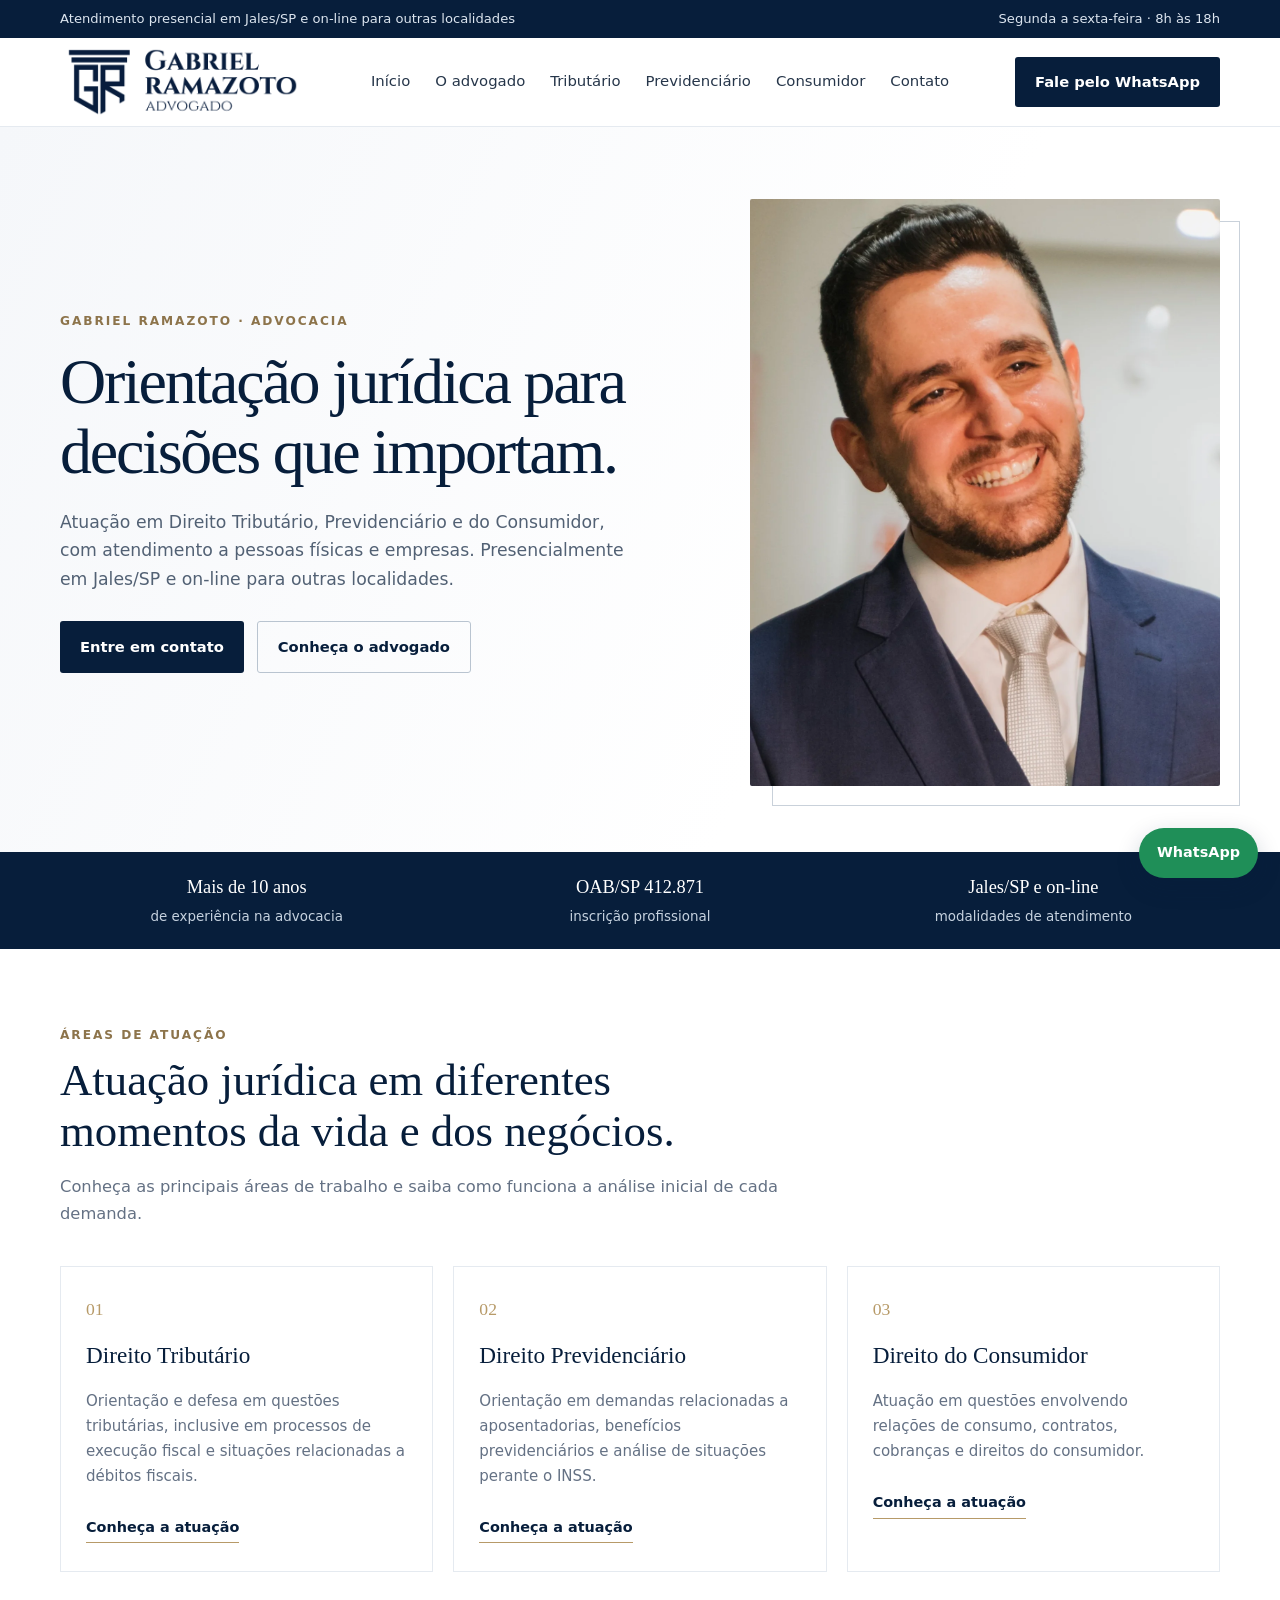
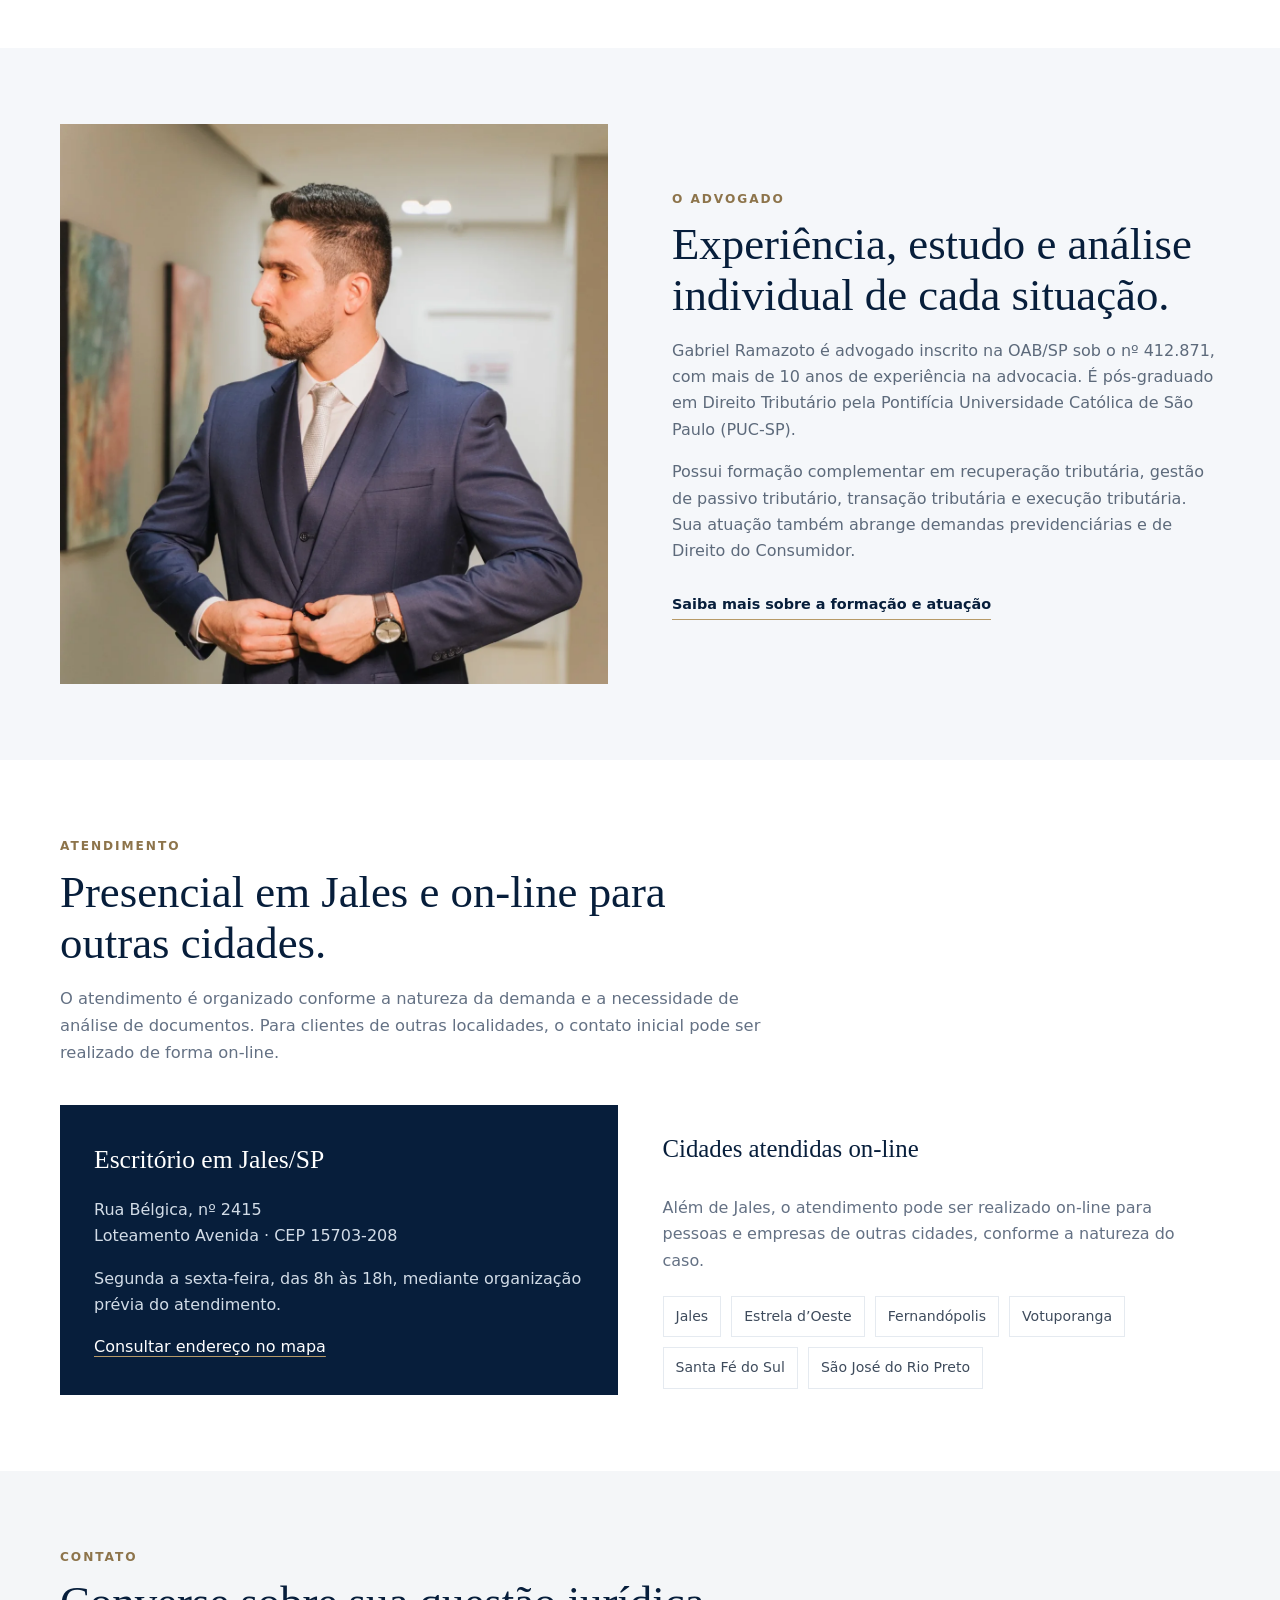
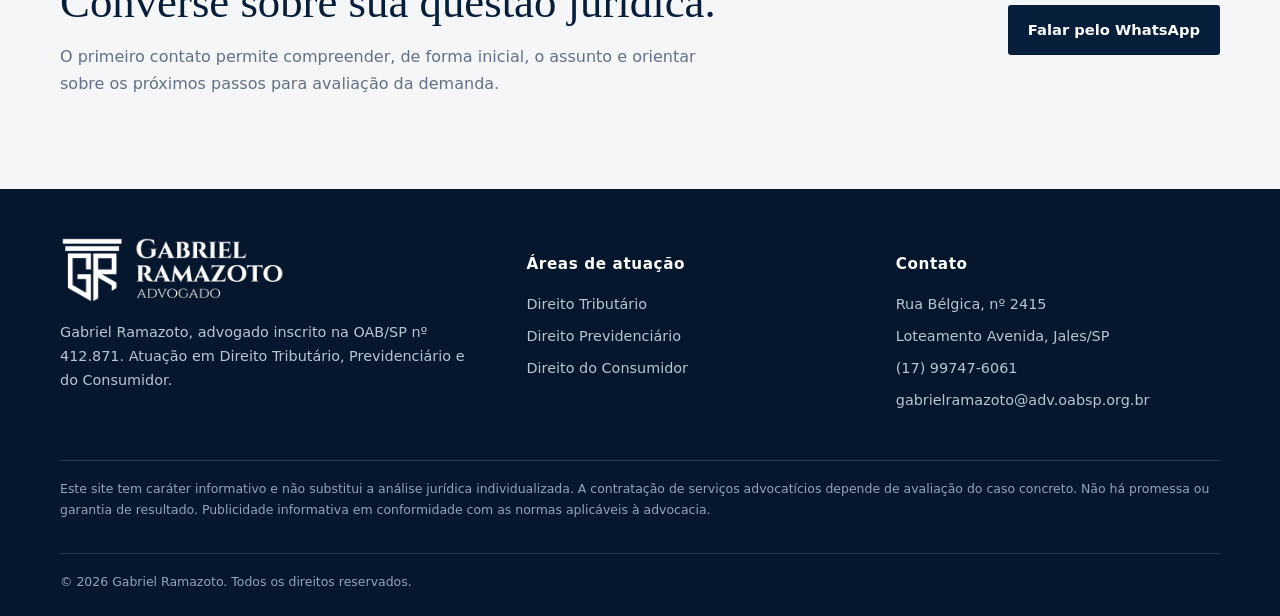
<file: index.html>
<!doctype html><html lang="pt-BR"><head><meta charset="utf-8"><meta name="viewport" content="width=device-width, initial-scale=1">
<title>Dr. Gabriel Ramazoto | Advocacia em Jales/SP</title><meta name="description" content="Advogado em Jales/SP. Atuação em Direito Tributário, Previdenciário e do Consumidor. Atendimento presencial em Jales e on-line para outras localidades."><meta name="theme-color" content="#071e3b"><link rel="icon" href="assets/favicon.png"><link rel="stylesheet" href="assets/style.css">
<meta property="og:type" content="website"><meta property="og:title" content="Dr. Gabriel Ramazoto | Advocacia em Jales/SP"><meta property="og:description" content="Advogado em Jales/SP. Atuação em Direito Tributário, Previdenciário e do Consumidor. Atendimento presencial em Jales e on-line para outras localidades."><script type="application/ld+json">{"@context": "https://schema.org", "@type": "LegalService", "name": "Gabriel Ramazoto Advocacia", "founder": {"@type": "Person", "name": "Gabriel Ramazoto", "jobTitle": "Advogado"}, "telephone": "+55 17 99747-6061", "email": "gabrielramazoto@adv.oabsp.org.br", "address": {"@type": "PostalAddress", "streetAddress": "Rua Bélgica, 2415, Loteamento Avenida", "addressLocality": "Jales", "addressRegion": "SP", "postalCode": "15703-208", "addressCountry": "BR"}, "areaServed": [{"@type": "City", "name": "Jales"}, {"@type": "City", "name": "Estrela d’Oeste"}, {"@type": "City", "name": "Fernandópolis"}, {"@type": "City", "name": "Votuporanga"}, {"@type": "City", "name": "Santa Fé do Sul"}, {"@type": "City", "name": "São José do Rio Preto"}, {"@type": "City", "name": "Jales"}], "openingHours": "Mo-Fr 08:00-18:00", "url": ""}</script></head><body><div class="topline"><div class="container"><span>Atendimento presencial em Jales/SP e on-line para outras localidades</span><span>Segunda a sexta-feira · 8h às 18h</span></div></div>
<header><div class="container nav"><a class="brand" href="index.html" aria-label="Gabriel Ramazoto Advocacia"><img src="assets/logo-azul.png" alt="Gabriel Ramazoto Advogado"></a>
<button class="menu-toggle" aria-expanded="false" aria-label="Abrir menu">Menu</button><nav class="navlinks" aria-label="Menu principal"><a href="index.html">Início</a><a href="sobre.html">O advogado</a><a href="direito-tributario.html">Tributário</a><a href="direito-previdenciario.html">Previdenciário</a><a href="direito-consumidor.html">Consumidor</a><a href="contato.html">Contato</a></nav><a class="nav-cta" href="https://wa.me/5517997476061" target="_blank" rel="noopener">Fale pelo WhatsApp</a></div></header><main><section class="hero"><div class="container hero-grid"><div><div class="eyebrow">Gabriel Ramazoto · Advocacia</div><h1>Orientação jurídica para decisões que importam.</h1><p>Atuação em Direito Tributário, Previdenciário e do Consumidor, com atendimento a pessoas físicas e empresas. Presencialmente em Jales/SP e on-line para outras localidades.</p><div class="hero-actions"><a class="btn" href="https://wa.me/5517997476061?text=Olá%2C%20gostaria%20de%20informações%20sobre%20atendimento." target="_blank" rel="noopener">Entre em contato</a><a class="btn btn-outline" href="sobre.html">Conheça o advogado</a></div></div><div class="hero-photo"><img src="assets/gabriel-retrato.webp" alt="Gabriel Ramazoto, advogado, em retrato profissional"></div></div></section>
<div class="trustbar"><div class="container trust-grid"><div><strong>Mais de 10 anos</strong><span>de experiência na advocacia</span></div><div><strong>OAB/SP 412.871</strong><span>inscrição profissional</span></div><div><strong>Jales/SP e on-line</strong><span>modalidades de atendimento</span></div></div></div>
<section><div class="container"><div class="section-head"><div class="eyebrow">Áreas de atuação</div><h2>Atuação jurídica em diferentes momentos da vida e dos negócios.</h2><p>Conheça as principais áreas de trabalho e saiba como funciona a análise inicial de cada demanda.</p></div><div class="cards">
<article class="service-card"><div class="service-number">01</div><h3>Direito Tributário</h3><p>Orientação e defesa em questões tributárias, inclusive em processos de execução fiscal e situações relacionadas a débitos fiscais.</p><a class="text-link" href="direito-tributario.html">Conheça a atuação</a></article>
<article class="service-card"><div class="service-number">02</div><h3>Direito Previdenciário</h3><p>Orientação em demandas relacionadas a aposentadorias, benefícios previdenciários e análise de situações perante o INSS.</p><a class="text-link" href="direito-previdenciario.html">Conheça a atuação</a></article>
<article class="service-card"><div class="service-number">03</div><h3>Direito do Consumidor</h3><p>Atuação em questões envolvendo relações de consumo, contratos, cobranças e direitos do consumidor.</p><a class="text-link" href="direito-consumidor.html">Conheça a atuação</a></article></div></div></section>
<section class="soft-section"><div class="container split"><div class="split-photo"><img src="assets/gabriel-corpo-inteiro.webp" alt="Gabriel Ramazoto em traje social"></div><div><div class="eyebrow">O advogado</div><h2>Experiência, estudo e análise individual de cada situação.</h2><p>Gabriel Ramazoto é advogado inscrito na OAB/SP sob o nº 412.871, com mais de 10 anos de experiência na advocacia. É pós-graduado em Direito Tributário pela Pontifícia Universidade Católica de São Paulo (PUC-SP).</p><p>Possui formação complementar em recuperação tributária, gestão de passivo tributário, transação tributária e execução tributária. Sua atuação também abrange demandas previdenciárias e de Direito do Consumidor.</p><a class="text-link" href="sobre.html">Saiba mais sobre a formação e atuação</a></div></div></section>
<section><div class="container"><div class="section-head"><div class="eyebrow">Atendimento</div><h2>Presencial em Jales e on-line para outras cidades.</h2><p>O atendimento é organizado conforme a natureza da demanda e a necessidade de análise de documentos. Para clientes de outras localidades, o contato inicial pode ser realizado de forma on-line.</p></div><div class="location-grid"><div class="location-card"><h3>Escritório em Jales/SP</h3><p>Rua Bélgica, nº 2415<br>Loteamento Avenida · CEP 15703-208</p><p>Segunda a sexta-feira, das 8h às 18h, mediante organização prévia do atendimento.</p><a href="https://www.google.com/maps/search/?api=1&query=Rua+B%C3%A9lgica+2415+Jales+SP" target="_blank" rel="noopener">Consultar endereço no mapa</a></div><div><h3 style="font-family:Georgia,serif;color:var(--navy);font-weight:500;font-size:1.55rem">Cidades atendidas on-line</h3><p style="color:var(--muted)">Além de Jales, o atendimento pode ser realizado on-line para pessoas e empresas de outras cidades, conforme a natureza do caso.</p><div class="cities"><a href="cidades/jales.html">Jales</a><a href="cidades/estrela-doeste.html">Estrela d’Oeste</a><a href="cidades/fernandopolis.html">Fernandópolis</a><a href="cidades/votuporanga.html">Votuporanga</a><a href="cidades/santa-fe-do-sul.html">Santa Fé do Sul</a><a href="cidades/sao-jose-do-rio-preto.html">São José do Rio Preto</a></div></div></div></div></section>
<section class="contact-band"><div class="container contact-panel"><div><div class="eyebrow">Contato</div><h2>Converse sobre sua questão jurídica.</h2><p>O primeiro contato permite compreender, de forma inicial, o assunto e orientar sobre os próximos passos para avaliação da demanda.</p></div><a class="btn" href="https://wa.me/5517997476061?text=Olá%2C%20gostaria%20de%20conversar%20sobre%20uma%20questão%20jurídica." target="_blank" rel="noopener">Falar pelo WhatsApp</a></div></section></main><footer><div class="container"><div class="footer-grid">
<div><img class="footer-logo" src="assets/logo-branco.png" alt="Gabriel Ramazoto Advogado"><p>Gabriel Ramazoto, advogado inscrito na OAB/SP nº 412.871. Atuação em Direito Tributário, Previdenciário e do Consumidor.</p></div>
<div><h3>Áreas de atuação</h3><ul><li><a href="direito-tributario.html">Direito Tributário</a></li><li><a href="direito-previdenciario.html">Direito Previdenciário</a></li><li><a href="direito-consumidor.html">Direito do Consumidor</a></li></ul></div>
<div><h3>Contato</h3><ul><li>Rua Bélgica, nº 2415</li><li>Loteamento Avenida, Jales/SP</li><li><a href="tel:+5517997476061">(17) 99747-6061</a></li><li><a href="mailto:gabrielramazoto@adv.oabsp.org.br">gabrielramazoto@adv.oabsp.org.br</a></li></ul></div></div>
<div class="legal-note">Este site tem caráter informativo e não substitui a análise jurídica individualizada. A contratação de serviços advocatícios depende de avaliação do caso concreto. Não há promessa ou garantia de resultado. Publicidade informativa em conformidade com as normas aplicáveis à advocacia.</div>
<div class="legal-note">© <span id="year"></span> Gabriel Ramazoto. Todos os direitos reservados.</div></div></footer>
<a class="whatsapp-float" href="https://wa.me/5517997476061?text=Olá%2C%20gostaria%20de%20informações%20sobre%20atendimento%20jurídico." target="_blank" rel="noopener" aria-label="Conversar pelo WhatsApp">WhatsApp</a><script src="assets/site.js"></script><script>document.getElementById('year').textContent=new Date().getFullYear()</script></body></html>
</file>
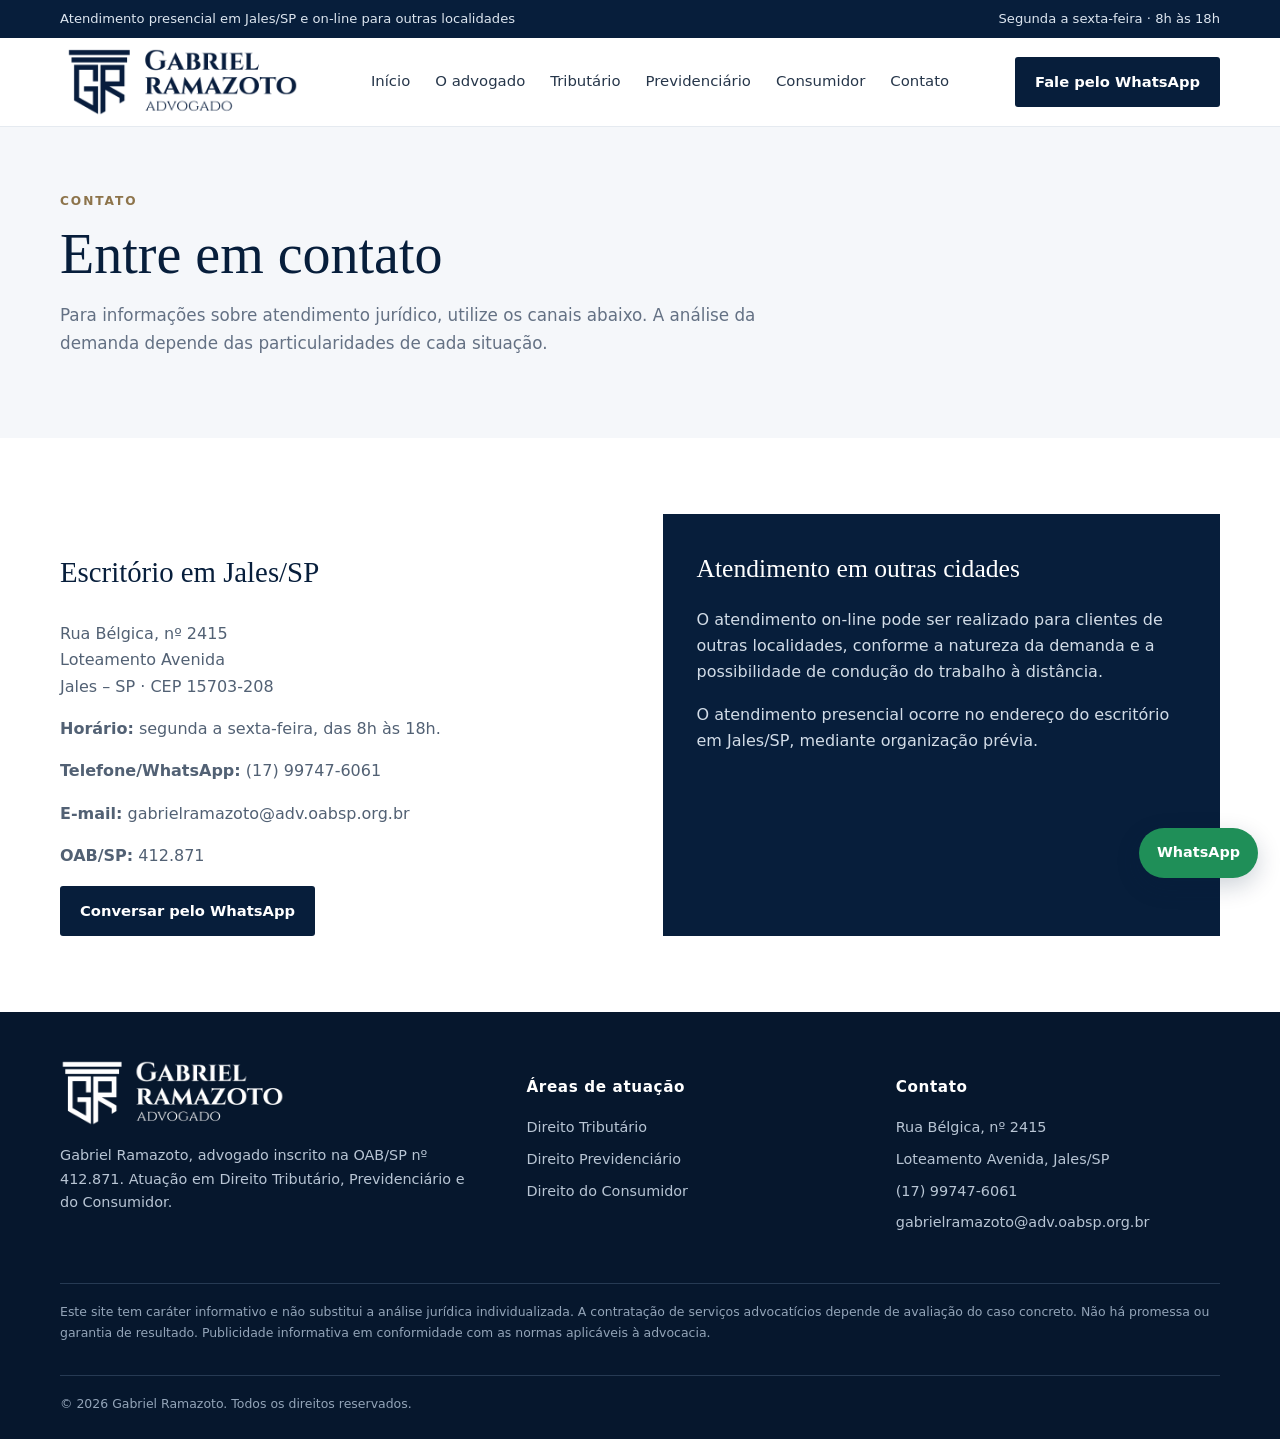
<file: contato.html>
<!doctype html><html lang="pt-BR"><head><meta charset="utf-8"><meta name="viewport" content="width=device-width, initial-scale=1">
<title>Contato | Gabriel Ramazoto Advocacia</title><meta name="description" content="Entre em contato com Gabriel Ramazoto, advogado em Jales/SP. WhatsApp, e-mail e endereço do escritório."><meta name="theme-color" content="#071e3b"><link rel="icon" href="assets/favicon.png"><link rel="stylesheet" href="assets/style.css">
<meta property="og:type" content="website"><meta property="og:title" content="Contato | Gabriel Ramazoto Advocacia"><meta property="og:description" content="Entre em contato com Gabriel Ramazoto, advogado em Jales/SP. WhatsApp, e-mail e endereço do escritório."></head><body><div class="topline"><div class="container"><span>Atendimento presencial em Jales/SP e on-line para outras localidades</span><span>Segunda a sexta-feira · 8h às 18h</span></div></div>
<header><div class="container nav"><a class="brand" href="index.html" aria-label="Gabriel Ramazoto Advocacia"><img src="assets/logo-azul.png" alt="Gabriel Ramazoto Advogado"></a>
<button class="menu-toggle" aria-expanded="false" aria-label="Abrir menu">Menu</button><nav class="navlinks" aria-label="Menu principal"><a href="index.html">Início</a><a href="sobre.html">O advogado</a><a href="direito-tributario.html">Tributário</a><a href="direito-previdenciario.html">Previdenciário</a><a href="direito-consumidor.html">Consumidor</a><a href="contato.html">Contato</a></nav><a class="nav-cta" href="https://wa.me/5517997476061" target="_blank" rel="noopener">Fale pelo WhatsApp</a></div></header><main><section class="page-hero"><div class="container"><div class="eyebrow">Contato</div><h1>Entre em contato</h1><p>Para informações sobre atendimento jurídico, utilize os canais abaixo. A análise da demanda depende das particularidades de cada situação.</p></div></section><section><div class="container location-grid"><div class="content"><h2>Escritório em Jales/SP</h2><p>Rua Bélgica, nº 2415<br>Loteamento Avenida<br>Jales – SP · CEP 15703-208</p><p><strong>Horário:</strong> segunda a sexta-feira, das 8h às 18h.</p><p><strong>Telefone/WhatsApp:</strong> <a href="https://wa.me/5517997476061">(17) 99747-6061</a></p><p><strong>E-mail:</strong> <a href="mailto:gabrielramazoto@adv.oabsp.org.br">gabrielramazoto@adv.oabsp.org.br</a></p><p><strong>OAB/SP:</strong> 412.871</p><a class="btn" href="https://wa.me/5517997476061?text=Olá%2C%20gostaria%20de%20informações%20sobre%20atendimento." target="_blank" rel="noopener">Conversar pelo WhatsApp</a></div><div class="location-card"><h3>Atendimento em outras cidades</h3><p>O atendimento on-line pode ser realizado para clientes de outras localidades, conforme a natureza da demanda e a possibilidade de condução do trabalho à distância.</p><p>O atendimento presencial ocorre no endereço do escritório em Jales/SP, mediante organização prévia.</p></div></div></section></main><footer><div class="container"><div class="footer-grid">
<div><img class="footer-logo" src="assets/logo-branco.png" alt="Gabriel Ramazoto Advogado"><p>Gabriel Ramazoto, advogado inscrito na OAB/SP nº 412.871. Atuação em Direito Tributário, Previdenciário e do Consumidor.</p></div>
<div><h3>Áreas de atuação</h3><ul><li><a href="direito-tributario.html">Direito Tributário</a></li><li><a href="direito-previdenciario.html">Direito Previdenciário</a></li><li><a href="direito-consumidor.html">Direito do Consumidor</a></li></ul></div>
<div><h3>Contato</h3><ul><li>Rua Bélgica, nº 2415</li><li>Loteamento Avenida, Jales/SP</li><li><a href="tel:+5517997476061">(17) 99747-6061</a></li><li><a href="mailto:gabrielramazoto@adv.oabsp.org.br">gabrielramazoto@adv.oabsp.org.br</a></li></ul></div></div>
<div class="legal-note">Este site tem caráter informativo e não substitui a análise jurídica individualizada. A contratação de serviços advocatícios depende de avaliação do caso concreto. Não há promessa ou garantia de resultado. Publicidade informativa em conformidade com as normas aplicáveis à advocacia.</div>
<div class="legal-note">© <span id="year"></span> Gabriel Ramazoto. Todos os direitos reservados.</div></div></footer>
<a class="whatsapp-float" href="https://wa.me/5517997476061?text=Olá%2C%20gostaria%20de%20informações%20sobre%20atendimento%20jurídico." target="_blank" rel="noopener" aria-label="Conversar pelo WhatsApp">WhatsApp</a><script src="assets/site.js"></script><script>document.getElementById('year').textContent=new Date().getFullYear()</script></body></html>
</file>
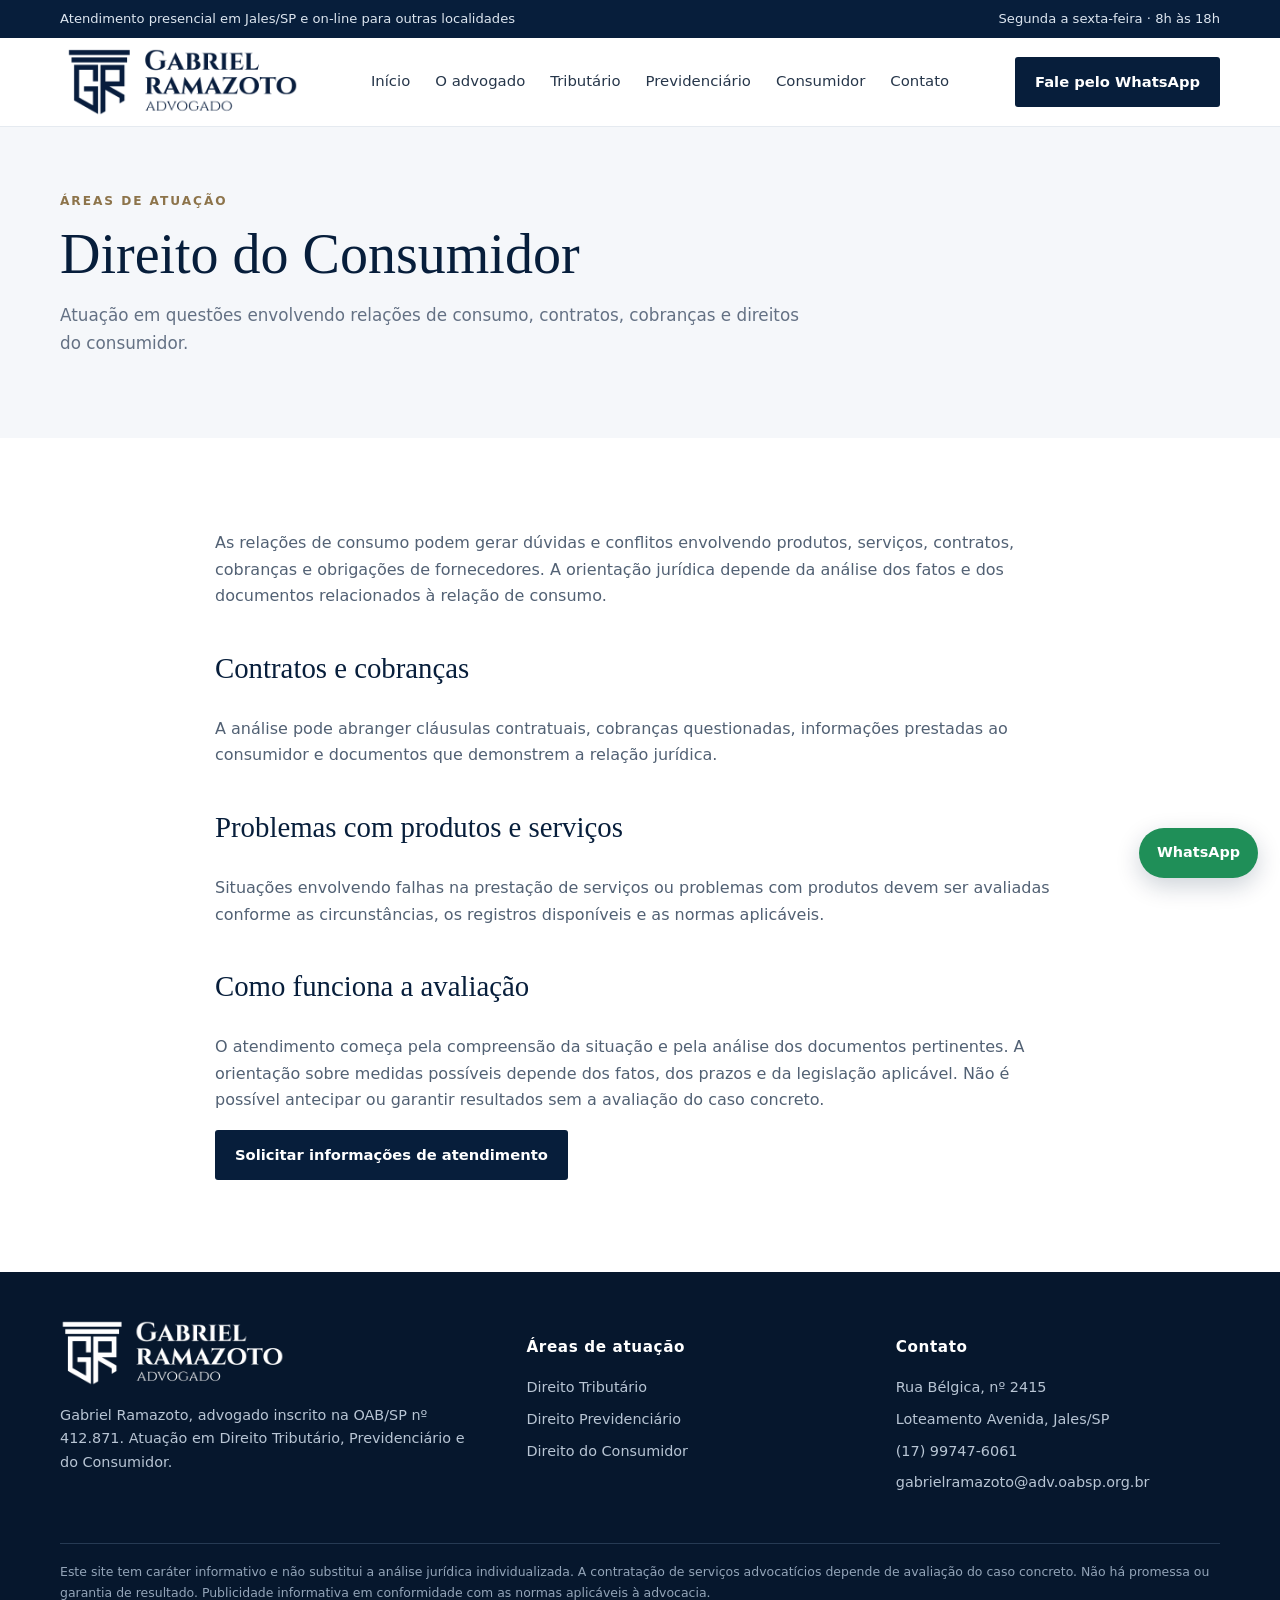
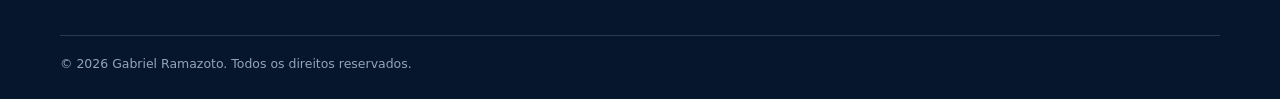
<file: direito-consumidor.html>
<!doctype html><html lang="pt-BR"><head><meta charset="utf-8"><meta name="viewport" content="width=device-width, initial-scale=1">
<title>Direito do Consumidor | Gabriel Ramazoto Advocacia</title><meta name="description" content="Atuação em questões envolvendo relações de consumo, contratos, cobranças e direitos do consumidor."><meta name="theme-color" content="#071e3b"><link rel="icon" href="assets/favicon.png"><link rel="stylesheet" href="assets/style.css">
<meta property="og:type" content="website"><meta property="og:title" content="Direito do Consumidor | Gabriel Ramazoto Advocacia"><meta property="og:description" content="Atuação em questões envolvendo relações de consumo, contratos, cobranças e direitos do consumidor."></head><body><div class="topline"><div class="container"><span>Atendimento presencial em Jales/SP e on-line para outras localidades</span><span>Segunda a sexta-feira · 8h às 18h</span></div></div>
<header><div class="container nav"><a class="brand" href="index.html" aria-label="Gabriel Ramazoto Advocacia"><img src="assets/logo-azul.png" alt="Gabriel Ramazoto Advogado"></a>
<button class="menu-toggle" aria-expanded="false" aria-label="Abrir menu">Menu</button><nav class="navlinks" aria-label="Menu principal"><a href="index.html">Início</a><a href="sobre.html">O advogado</a><a href="direito-tributario.html">Tributário</a><a href="direito-previdenciario.html">Previdenciário</a><a href="direito-consumidor.html">Consumidor</a><a href="contato.html">Contato</a></nav><a class="nav-cta" href="https://wa.me/5517997476061" target="_blank" rel="noopener">Fale pelo WhatsApp</a></div></header><main><section class="page-hero"><div class="container"><div class="eyebrow">Áreas de atuação</div><h1>Direito do Consumidor</h1><p>Atuação em questões envolvendo relações de consumo, contratos, cobranças e direitos do consumidor.</p></div></section><section><div class="container content"><p>As relações de consumo podem gerar dúvidas e conflitos envolvendo produtos, serviços, contratos, cobranças e obrigações de fornecedores. A orientação jurídica depende da análise dos fatos e dos documentos relacionados à relação de consumo.</p><h2>Contratos e cobranças</h2><p>A análise pode abranger cláusulas contratuais, cobranças questionadas, informações prestadas ao consumidor e documentos que demonstrem a relação jurídica.</p><h2>Problemas com produtos e serviços</h2><p>Situações envolvendo falhas na prestação de serviços ou problemas com produtos devem ser avaliadas conforme as circunstâncias, os registros disponíveis e as normas aplicáveis.</p><h2>Como funciona a avaliação</h2><p>O atendimento começa pela compreensão da situação e pela análise dos documentos pertinentes. A orientação sobre medidas possíveis depende dos fatos, dos prazos e da legislação aplicável. Não é possível antecipar ou garantir resultados sem a avaliação do caso concreto.</p><p><a class="btn" href="contato.html">Solicitar informações de atendimento</a></p></div></section></main><footer><div class="container"><div class="footer-grid">
<div><img class="footer-logo" src="assets/logo-branco.png" alt="Gabriel Ramazoto Advogado"><p>Gabriel Ramazoto, advogado inscrito na OAB/SP nº 412.871. Atuação em Direito Tributário, Previdenciário e do Consumidor.</p></div>
<div><h3>Áreas de atuação</h3><ul><li><a href="direito-tributario.html">Direito Tributário</a></li><li><a href="direito-previdenciario.html">Direito Previdenciário</a></li><li><a href="direito-consumidor.html">Direito do Consumidor</a></li></ul></div>
<div><h3>Contato</h3><ul><li>Rua Bélgica, nº 2415</li><li>Loteamento Avenida, Jales/SP</li><li><a href="tel:+5517997476061">(17) 99747-6061</a></li><li><a href="mailto:gabrielramazoto@adv.oabsp.org.br">gabrielramazoto@adv.oabsp.org.br</a></li></ul></div></div>
<div class="legal-note">Este site tem caráter informativo e não substitui a análise jurídica individualizada. A contratação de serviços advocatícios depende de avaliação do caso concreto. Não há promessa ou garantia de resultado. Publicidade informativa em conformidade com as normas aplicáveis à advocacia.</div>
<div class="legal-note">© <span id="year"></span> Gabriel Ramazoto. Todos os direitos reservados.</div></div></footer>
<a class="whatsapp-float" href="https://wa.me/5517997476061?text=Olá%2C%20gostaria%20de%20informações%20sobre%20atendimento%20jurídico." target="_blank" rel="noopener" aria-label="Conversar pelo WhatsApp">WhatsApp</a><script src="assets/site.js"></script><script>document.getElementById('year').textContent=new Date().getFullYear()</script></body></html>
</file>
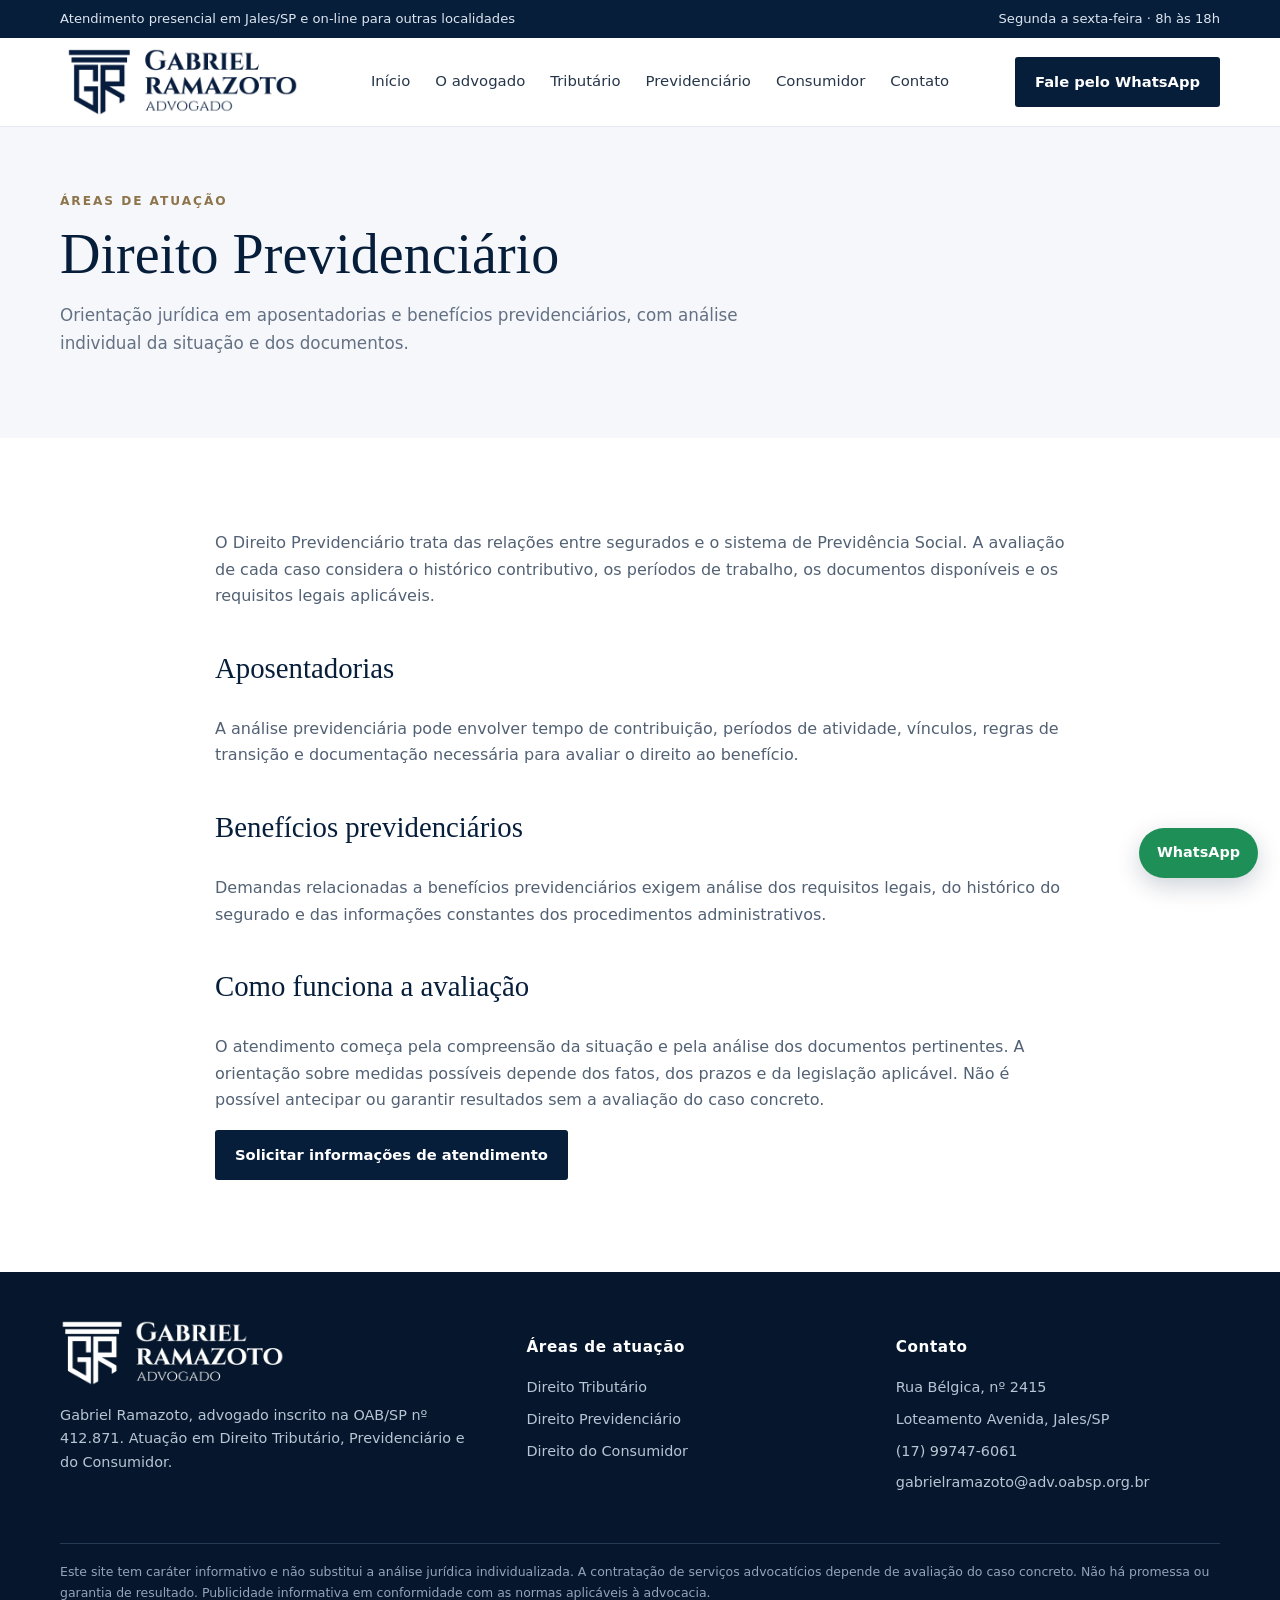
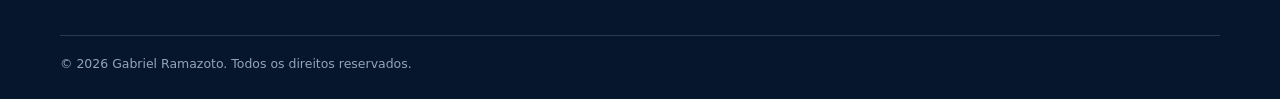
<file: direito-previdenciario.html>
<!doctype html><html lang="pt-BR"><head><meta charset="utf-8"><meta name="viewport" content="width=device-width, initial-scale=1">
<title>Direito Previdenciário | Gabriel Ramazoto Advocacia</title><meta name="description" content="Orientação jurídica em aposentadorias e benefícios previdenciários, com análise individual da situação e dos documentos."><meta name="theme-color" content="#071e3b"><link rel="icon" href="assets/favicon.png"><link rel="stylesheet" href="assets/style.css">
<meta property="og:type" content="website"><meta property="og:title" content="Direito Previdenciário | Gabriel Ramazoto Advocacia"><meta property="og:description" content="Orientação jurídica em aposentadorias e benefícios previdenciários, com análise individual da situação e dos documentos."></head><body><div class="topline"><div class="container"><span>Atendimento presencial em Jales/SP e on-line para outras localidades</span><span>Segunda a sexta-feira · 8h às 18h</span></div></div>
<header><div class="container nav"><a class="brand" href="index.html" aria-label="Gabriel Ramazoto Advocacia"><img src="assets/logo-azul.png" alt="Gabriel Ramazoto Advogado"></a>
<button class="menu-toggle" aria-expanded="false" aria-label="Abrir menu">Menu</button><nav class="navlinks" aria-label="Menu principal"><a href="index.html">Início</a><a href="sobre.html">O advogado</a><a href="direito-tributario.html">Tributário</a><a href="direito-previdenciario.html">Previdenciário</a><a href="direito-consumidor.html">Consumidor</a><a href="contato.html">Contato</a></nav><a class="nav-cta" href="https://wa.me/5517997476061" target="_blank" rel="noopener">Fale pelo WhatsApp</a></div></header><main><section class="page-hero"><div class="container"><div class="eyebrow">Áreas de atuação</div><h1>Direito Previdenciário</h1><p>Orientação jurídica em aposentadorias e benefícios previdenciários, com análise individual da situação e dos documentos.</p></div></section><section><div class="container content"><p>O Direito Previdenciário trata das relações entre segurados e o sistema de Previdência Social. A avaliação de cada caso considera o histórico contributivo, os períodos de trabalho, os documentos disponíveis e os requisitos legais aplicáveis.</p><h2>Aposentadorias</h2><p>A análise previdenciária pode envolver tempo de contribuição, períodos de atividade, vínculos, regras de transição e documentação necessária para avaliar o direito ao benefício.</p><h2>Benefícios previdenciários</h2><p>Demandas relacionadas a benefícios previdenciários exigem análise dos requisitos legais, do histórico do segurado e das informações constantes dos procedimentos administrativos.</p><h2>Como funciona a avaliação</h2><p>O atendimento começa pela compreensão da situação e pela análise dos documentos pertinentes. A orientação sobre medidas possíveis depende dos fatos, dos prazos e da legislação aplicável. Não é possível antecipar ou garantir resultados sem a avaliação do caso concreto.</p><p><a class="btn" href="contato.html">Solicitar informações de atendimento</a></p></div></section></main><footer><div class="container"><div class="footer-grid">
<div><img class="footer-logo" src="assets/logo-branco.png" alt="Gabriel Ramazoto Advogado"><p>Gabriel Ramazoto, advogado inscrito na OAB/SP nº 412.871. Atuação em Direito Tributário, Previdenciário e do Consumidor.</p></div>
<div><h3>Áreas de atuação</h3><ul><li><a href="direito-tributario.html">Direito Tributário</a></li><li><a href="direito-previdenciario.html">Direito Previdenciário</a></li><li><a href="direito-consumidor.html">Direito do Consumidor</a></li></ul></div>
<div><h3>Contato</h3><ul><li>Rua Bélgica, nº 2415</li><li>Loteamento Avenida, Jales/SP</li><li><a href="tel:+5517997476061">(17) 99747-6061</a></li><li><a href="mailto:gabrielramazoto@adv.oabsp.org.br">gabrielramazoto@adv.oabsp.org.br</a></li></ul></div></div>
<div class="legal-note">Este site tem caráter informativo e não substitui a análise jurídica individualizada. A contratação de serviços advocatícios depende de avaliação do caso concreto. Não há promessa ou garantia de resultado. Publicidade informativa em conformidade com as normas aplicáveis à advocacia.</div>
<div class="legal-note">© <span id="year"></span> Gabriel Ramazoto. Todos os direitos reservados.</div></div></footer>
<a class="whatsapp-float" href="https://wa.me/5517997476061?text=Olá%2C%20gostaria%20de%20informações%20sobre%20atendimento%20jurídico." target="_blank" rel="noopener" aria-label="Conversar pelo WhatsApp">WhatsApp</a><script src="assets/site.js"></script><script>document.getElementById('year').textContent=new Date().getFullYear()</script></body></html>
</file>
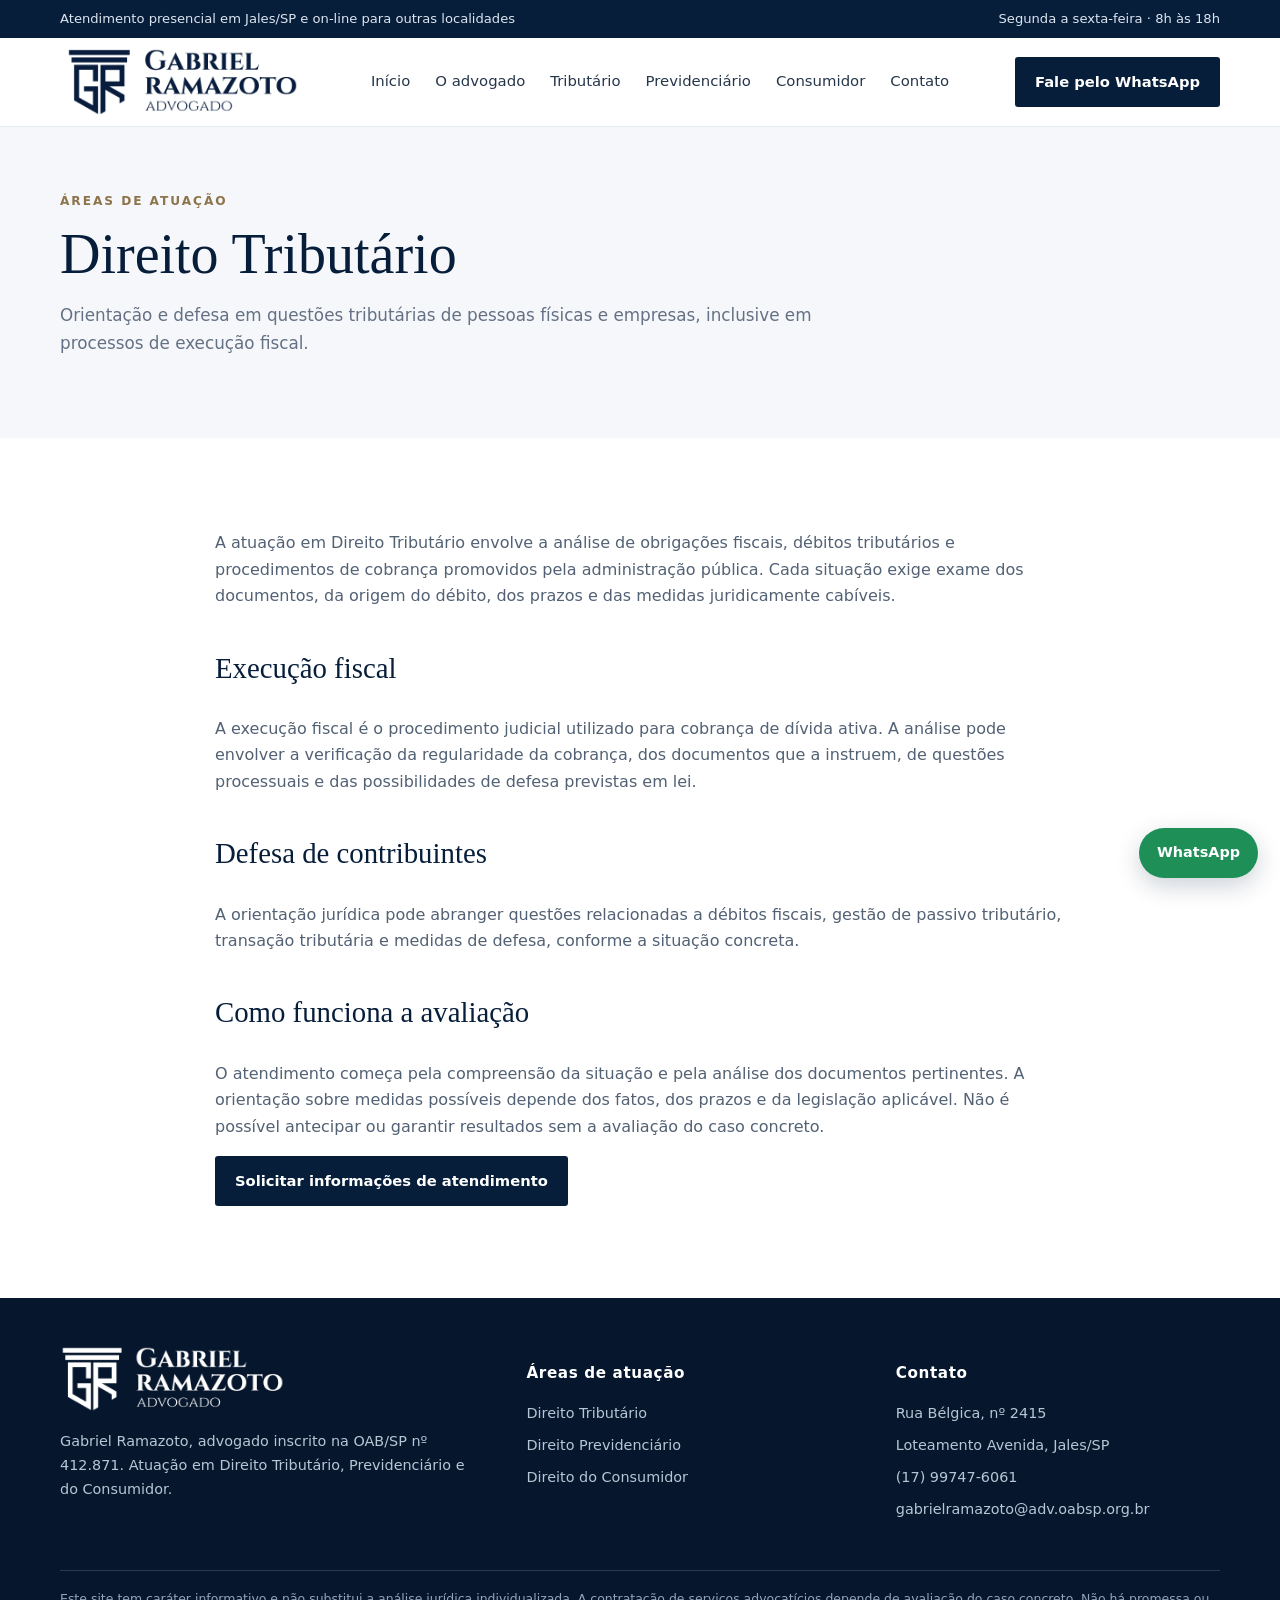
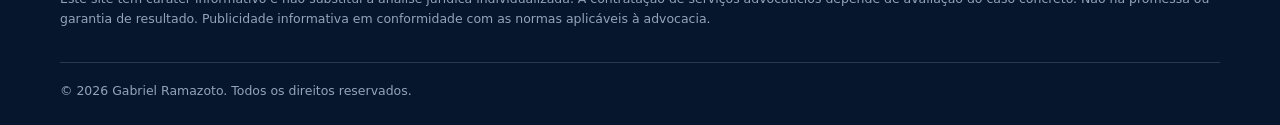
<file: direito-tributario.html>
<!doctype html><html lang="pt-BR"><head><meta charset="utf-8"><meta name="viewport" content="width=device-width, initial-scale=1">
<title>Direito Tributário | Gabriel Ramazoto Advocacia</title><meta name="description" content="Orientação e defesa em questões tributárias de pessoas físicas e empresas, inclusive em processos de execução fiscal."><meta name="theme-color" content="#071e3b"><link rel="icon" href="assets/favicon.png"><link rel="stylesheet" href="assets/style.css">
<meta property="og:type" content="website"><meta property="og:title" content="Direito Tributário | Gabriel Ramazoto Advocacia"><meta property="og:description" content="Orientação e defesa em questões tributárias de pessoas físicas e empresas, inclusive em processos de execução fiscal."></head><body><div class="topline"><div class="container"><span>Atendimento presencial em Jales/SP e on-line para outras localidades</span><span>Segunda a sexta-feira · 8h às 18h</span></div></div>
<header><div class="container nav"><a class="brand" href="index.html" aria-label="Gabriel Ramazoto Advocacia"><img src="assets/logo-azul.png" alt="Gabriel Ramazoto Advogado"></a>
<button class="menu-toggle" aria-expanded="false" aria-label="Abrir menu">Menu</button><nav class="navlinks" aria-label="Menu principal"><a href="index.html">Início</a><a href="sobre.html">O advogado</a><a href="direito-tributario.html">Tributário</a><a href="direito-previdenciario.html">Previdenciário</a><a href="direito-consumidor.html">Consumidor</a><a href="contato.html">Contato</a></nav><a class="nav-cta" href="https://wa.me/5517997476061" target="_blank" rel="noopener">Fale pelo WhatsApp</a></div></header><main><section class="page-hero"><div class="container"><div class="eyebrow">Áreas de atuação</div><h1>Direito Tributário</h1><p>Orientação e defesa em questões tributárias de pessoas físicas e empresas, inclusive em processos de execução fiscal.</p></div></section><section><div class="container content"><p>A atuação em Direito Tributário envolve a análise de obrigações fiscais, débitos tributários e procedimentos de cobrança promovidos pela administração pública. Cada situação exige exame dos documentos, da origem do débito, dos prazos e das medidas juridicamente cabíveis.</p><h2>Execução fiscal</h2><p>A execução fiscal é o procedimento judicial utilizado para cobrança de dívida ativa. A análise pode envolver a verificação da regularidade da cobrança, dos documentos que a instruem, de questões processuais e das possibilidades de defesa previstas em lei.</p><h2>Defesa de contribuintes</h2><p>A orientação jurídica pode abranger questões relacionadas a débitos fiscais, gestão de passivo tributário, transação tributária e medidas de defesa, conforme a situação concreta.</p><h2>Como funciona a avaliação</h2><p>O atendimento começa pela compreensão da situação e pela análise dos documentos pertinentes. A orientação sobre medidas possíveis depende dos fatos, dos prazos e da legislação aplicável. Não é possível antecipar ou garantir resultados sem a avaliação do caso concreto.</p><p><a class="btn" href="contato.html">Solicitar informações de atendimento</a></p></div></section></main><footer><div class="container"><div class="footer-grid">
<div><img class="footer-logo" src="assets/logo-branco.png" alt="Gabriel Ramazoto Advogado"><p>Gabriel Ramazoto, advogado inscrito na OAB/SP nº 412.871. Atuação em Direito Tributário, Previdenciário e do Consumidor.</p></div>
<div><h3>Áreas de atuação</h3><ul><li><a href="direito-tributario.html">Direito Tributário</a></li><li><a href="direito-previdenciario.html">Direito Previdenciário</a></li><li><a href="direito-consumidor.html">Direito do Consumidor</a></li></ul></div>
<div><h3>Contato</h3><ul><li>Rua Bélgica, nº 2415</li><li>Loteamento Avenida, Jales/SP</li><li><a href="tel:+5517997476061">(17) 99747-6061</a></li><li><a href="mailto:gabrielramazoto@adv.oabsp.org.br">gabrielramazoto@adv.oabsp.org.br</a></li></ul></div></div>
<div class="legal-note">Este site tem caráter informativo e não substitui a análise jurídica individualizada. A contratação de serviços advocatícios depende de avaliação do caso concreto. Não há promessa ou garantia de resultado. Publicidade informativa em conformidade com as normas aplicáveis à advocacia.</div>
<div class="legal-note">© <span id="year"></span> Gabriel Ramazoto. Todos os direitos reservados.</div></div></footer>
<a class="whatsapp-float" href="https://wa.me/5517997476061?text=Olá%2C%20gostaria%20de%20informações%20sobre%20atendimento%20jurídico." target="_blank" rel="noopener" aria-label="Conversar pelo WhatsApp">WhatsApp</a><script src="assets/site.js"></script><script>document.getElementById('year').textContent=new Date().getFullYear()</script></body></html>
</file>
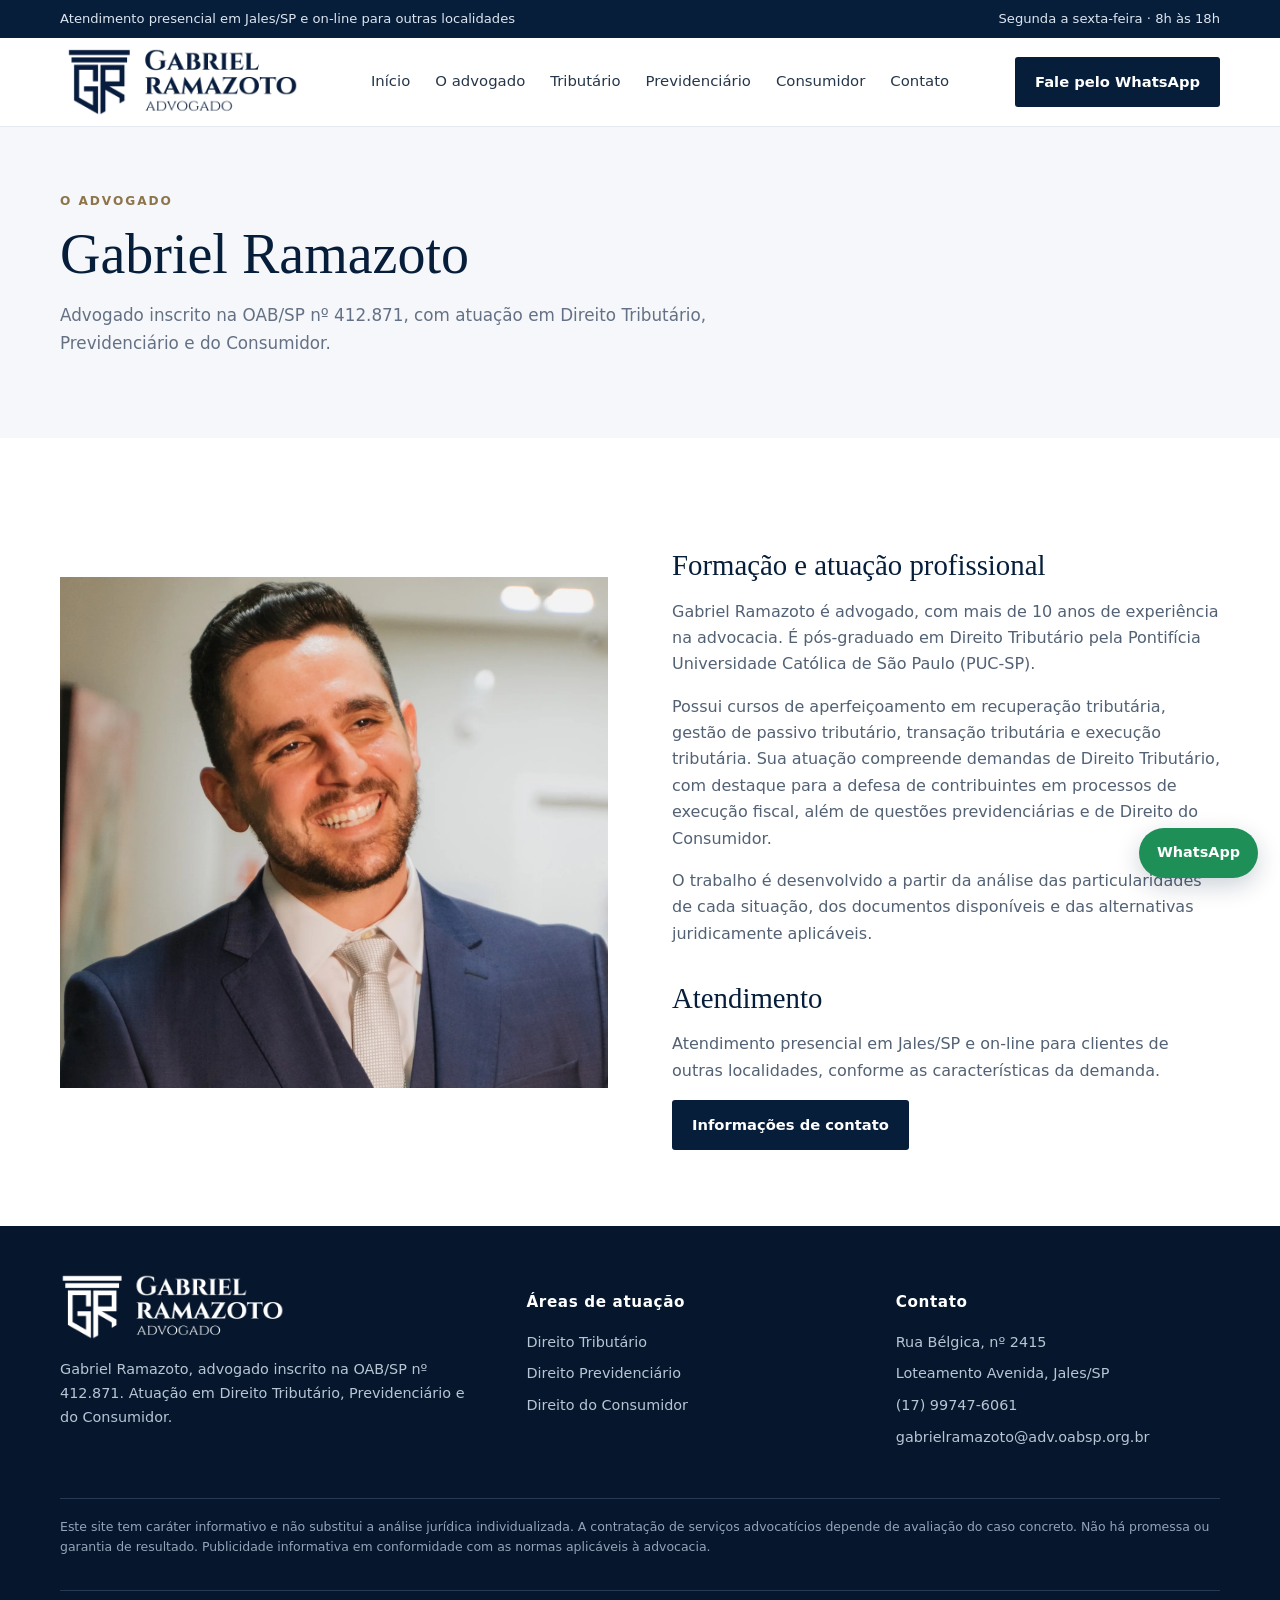
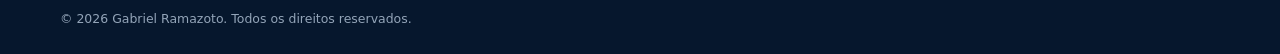
<file: sobre.html>
<!doctype html><html lang="pt-BR"><head><meta charset="utf-8"><meta name="viewport" content="width=device-width, initial-scale=1">
<title>O advogado | Gabriel Ramazoto</title><meta name="description" content="Conheça Gabriel Ramazoto, advogado OAB/SP 412.871, pós-graduado em Direito Tributário pela PUC-SP."><meta name="theme-color" content="#071e3b"><link rel="icon" href="assets/favicon.png"><link rel="stylesheet" href="assets/style.css">
<meta property="og:type" content="website"><meta property="og:title" content="O advogado | Gabriel Ramazoto"><meta property="og:description" content="Conheça Gabriel Ramazoto, advogado OAB/SP 412.871, pós-graduado em Direito Tributário pela PUC-SP."></head><body><div class="topline"><div class="container"><span>Atendimento presencial em Jales/SP e on-line para outras localidades</span><span>Segunda a sexta-feira · 8h às 18h</span></div></div>
<header><div class="container nav"><a class="brand" href="index.html" aria-label="Gabriel Ramazoto Advocacia"><img src="assets/logo-azul.png" alt="Gabriel Ramazoto Advogado"></a>
<button class="menu-toggle" aria-expanded="false" aria-label="Abrir menu">Menu</button><nav class="navlinks" aria-label="Menu principal"><a href="index.html">Início</a><a href="sobre.html">O advogado</a><a href="direito-tributario.html">Tributário</a><a href="direito-previdenciario.html">Previdenciário</a><a href="direito-consumidor.html">Consumidor</a><a href="contato.html">Contato</a></nav><a class="nav-cta" href="https://wa.me/5517997476061" target="_blank" rel="noopener">Fale pelo WhatsApp</a></div></header><main><section class="page-hero"><div class="container"><div class="eyebrow">O advogado</div><h1>Gabriel Ramazoto</h1><p>Advogado inscrito na OAB/SP nº 412.871, com atuação em Direito Tributário, Previdenciário e do Consumidor.</p></div></section><section><div class="container split"><div class="split-photo"><img src="assets/gabriel-retrato.webp" alt="Retrato profissional de Gabriel Ramazoto"></div><div class="content"><h2>Formação e atuação profissional</h2><p>Gabriel Ramazoto é advogado, com mais de 10 anos de experiência na advocacia. É pós-graduado em Direito Tributário pela Pontifícia Universidade Católica de São Paulo (PUC-SP).</p><p>Possui cursos de aperfeiçoamento em recuperação tributária, gestão de passivo tributário, transação tributária e execução tributária. Sua atuação compreende demandas de Direito Tributário, com destaque para a defesa de contribuintes em processos de execução fiscal, além de questões previdenciárias e de Direito do Consumidor.</p><p>O trabalho é desenvolvido a partir da análise das particularidades de cada situação, dos documentos disponíveis e das alternativas juridicamente aplicáveis.</p><h2>Atendimento</h2><p>Atendimento presencial em Jales/SP e on-line para clientes de outras localidades, conforme as características da demanda.</p><a class="btn" href="contato.html">Informações de contato</a></div></div></section></main><footer><div class="container"><div class="footer-grid">
<div><img class="footer-logo" src="assets/logo-branco.png" alt="Gabriel Ramazoto Advogado"><p>Gabriel Ramazoto, advogado inscrito na OAB/SP nº 412.871. Atuação em Direito Tributário, Previdenciário e do Consumidor.</p></div>
<div><h3>Áreas de atuação</h3><ul><li><a href="direito-tributario.html">Direito Tributário</a></li><li><a href="direito-previdenciario.html">Direito Previdenciário</a></li><li><a href="direito-consumidor.html">Direito do Consumidor</a></li></ul></div>
<div><h3>Contato</h3><ul><li>Rua Bélgica, nº 2415</li><li>Loteamento Avenida, Jales/SP</li><li><a href="tel:+5517997476061">(17) 99747-6061</a></li><li><a href="mailto:gabrielramazoto@adv.oabsp.org.br">gabrielramazoto@adv.oabsp.org.br</a></li></ul></div></div>
<div class="legal-note">Este site tem caráter informativo e não substitui a análise jurídica individualizada. A contratação de serviços advocatícios depende de avaliação do caso concreto. Não há promessa ou garantia de resultado. Publicidade informativa em conformidade com as normas aplicáveis à advocacia.</div>
<div class="legal-note">© <span id="year"></span> Gabriel Ramazoto. Todos os direitos reservados.</div></div></footer>
<a class="whatsapp-float" href="https://wa.me/5517997476061?text=Olá%2C%20gostaria%20de%20informações%20sobre%20atendimento%20jurídico." target="_blank" rel="noopener" aria-label="Conversar pelo WhatsApp">WhatsApp</a><script src="assets/site.js"></script><script>document.getElementById('year').textContent=new Date().getFullYear()</script></body></html>
</file>
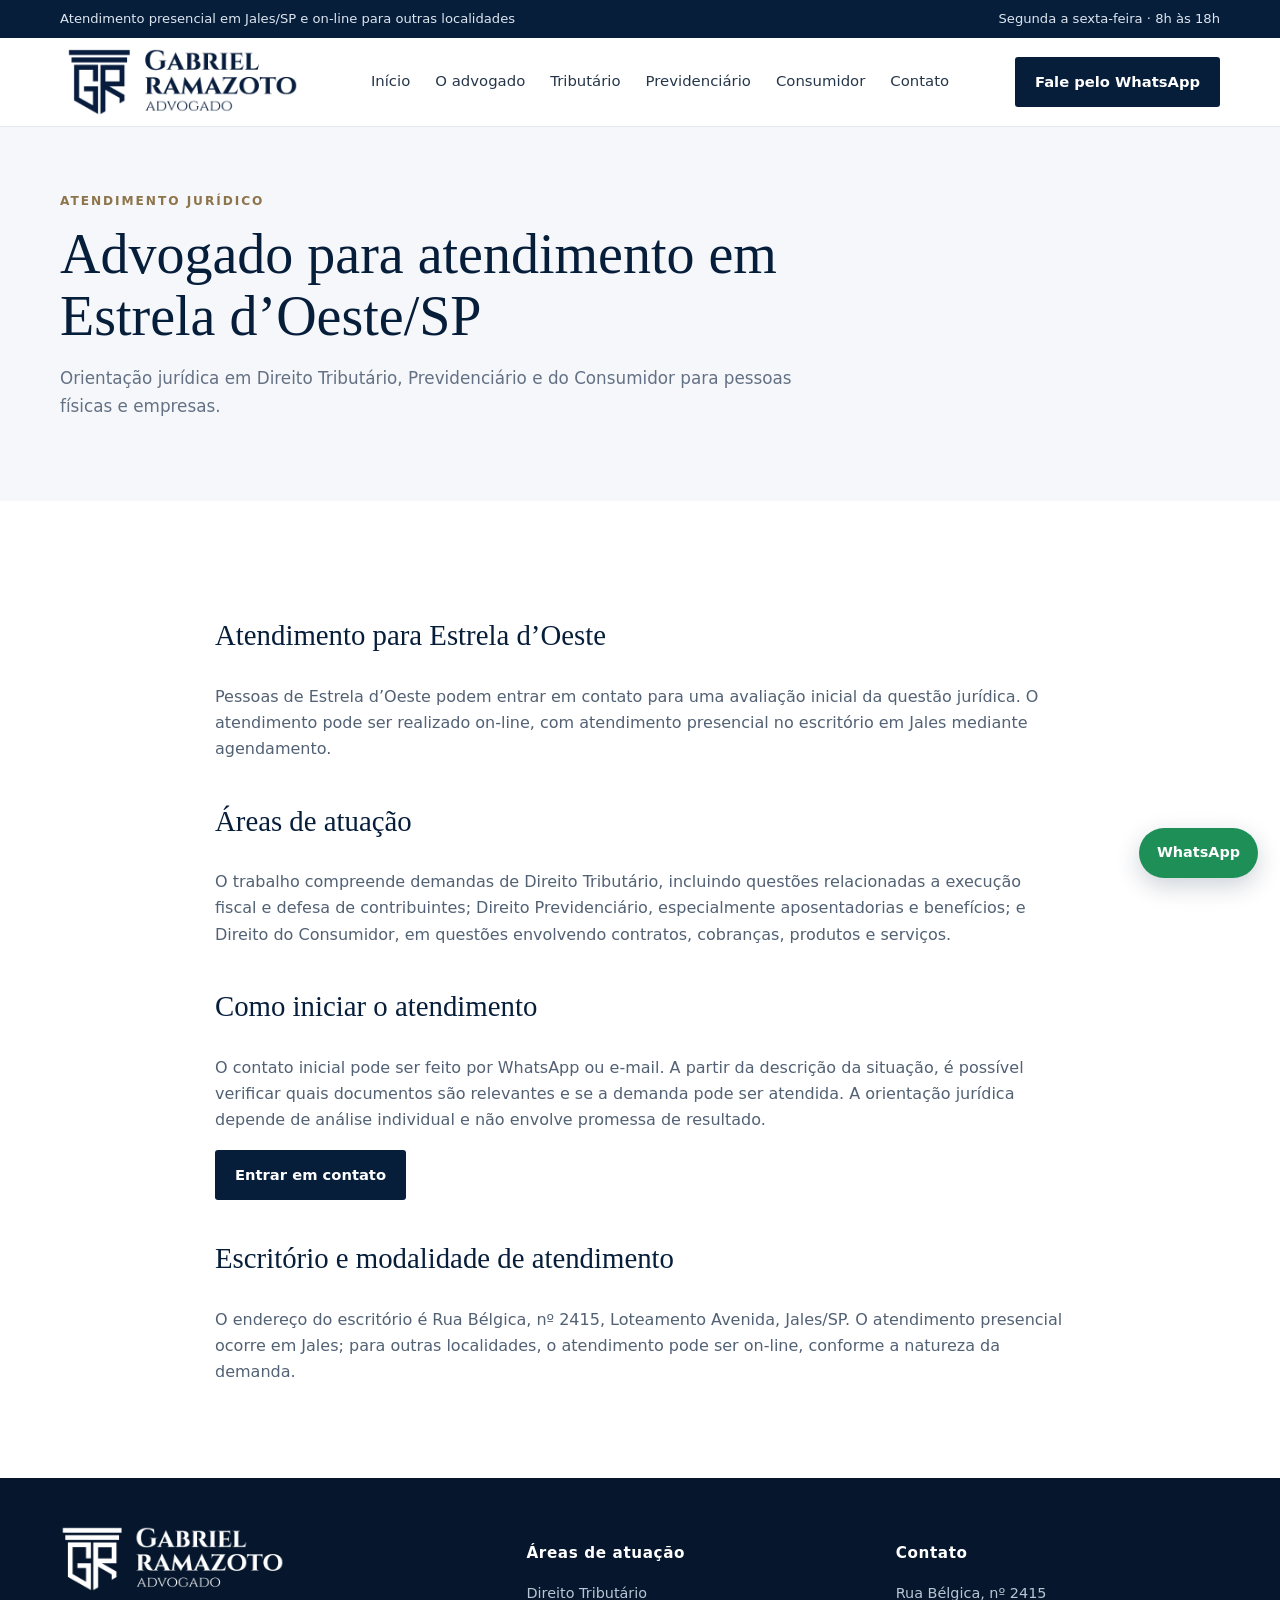
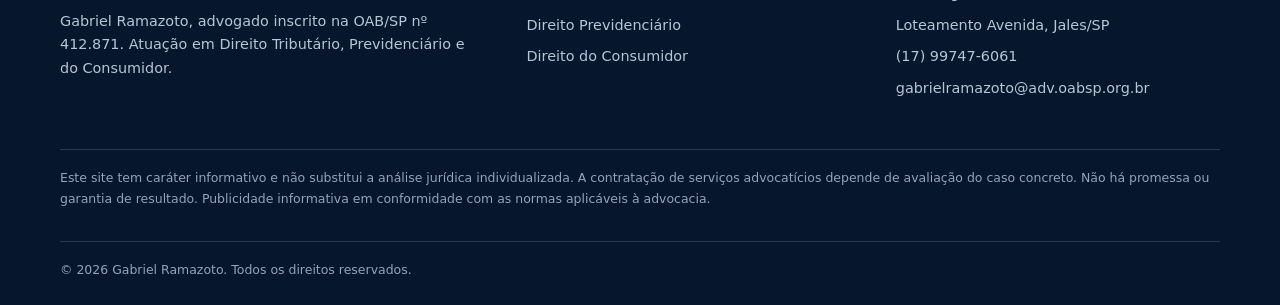
<file: cidades/estrela-doeste.html>
<!doctype html><html lang="pt-BR"><head><base href="../"><meta charset="utf-8"><meta name="viewport" content="width=device-width, initial-scale=1">
<title>Advogado para Estrela d’Oeste/SP | Gabriel Ramazoto</title><meta name="description" content="Atendimento jurídico on-line para Estrela d’Oeste e presencial em Jales/SP. Direito Tributário, Previdenciário e do Consumidor."><meta name="theme-color" content="#071e3b"><link rel="icon" href="assets/favicon.png"><link rel="stylesheet" href="assets/style.css">
<meta property="og:type" content="website"><meta property="og:title" content="Advogado para Estrela d’Oeste/SP | Gabriel Ramazoto"><meta property="og:description" content="Atendimento jurídico on-line para Estrela d’Oeste e presencial em Jales/SP. Direito Tributário, Previdenciário e do Consumidor."></head><body><div class="topline"><div class="container"><span>Atendimento presencial em Jales/SP e on-line para outras localidades</span><span>Segunda a sexta-feira · 8h às 18h</span></div></div>
<header><div class="container nav"><a class="brand" href="index.html" aria-label="Gabriel Ramazoto Advocacia"><img src="assets/logo-azul.png" alt="Gabriel Ramazoto Advogado"></a>
<button class="menu-toggle" aria-expanded="false" aria-label="Abrir menu">Menu</button><nav class="navlinks" aria-label="Menu principal"><a href="index.html">Início</a><a href="sobre.html">O advogado</a><a href="direito-tributario.html">Tributário</a><a href="direito-previdenciario.html">Previdenciário</a><a href="direito-consumidor.html">Consumidor</a><a href="contato.html">Contato</a></nav><a class="nav-cta" href="https://wa.me/5517997476061" target="_blank" rel="noopener">Fale pelo WhatsApp</a></div></header><main><section class="page-hero"><div class="container"><div class="eyebrow">Atendimento jurídico</div><h1>Advogado para atendimento em Estrela d’Oeste/SP</h1><p>Orientação jurídica em Direito Tributário, Previdenciário e do Consumidor para pessoas físicas e empresas.</p></div></section><section><div class="container content"><h2>Atendimento para Estrela d’Oeste</h2><p>Pessoas de Estrela d’Oeste podem entrar em contato para uma avaliação inicial da questão jurídica. O atendimento pode ser realizado on-line, com atendimento presencial no escritório em Jales mediante agendamento.</p><h2>Áreas de atuação</h2><p>O trabalho compreende demandas de Direito Tributário, incluindo questões relacionadas a execução fiscal e defesa de contribuintes; Direito Previdenciário, especialmente aposentadorias e benefícios; e Direito do Consumidor, em questões envolvendo contratos, cobranças, produtos e serviços.</p><h2>Como iniciar o atendimento</h2><p>O contato inicial pode ser feito por WhatsApp ou e-mail. A partir da descrição da situação, é possível verificar quais documentos são relevantes e se a demanda pode ser atendida. A orientação jurídica depende de análise individual e não envolve promessa de resultado.</p><p><a class="btn" href="https://wa.me/5517997476061?text=Olá%2C%20estou%20em%20Estrela%20d’Oeste%20e%20gostaria%20de%20informações%20sobre%20atendimento." target="_blank" rel="noopener">Entrar em contato</a></p><h2>Escritório e modalidade de atendimento</h2><p>O endereço do escritório é Rua Bélgica, nº 2415, Loteamento Avenida, Jales/SP. O atendimento presencial ocorre em Jales; para outras localidades, o atendimento pode ser on-line, conforme a natureza da demanda.</p></div></section></main><footer><div class="container"><div class="footer-grid">
<div><img class="footer-logo" src="assets/logo-branco.png" alt="Gabriel Ramazoto Advogado"><p>Gabriel Ramazoto, advogado inscrito na OAB/SP nº 412.871. Atuação em Direito Tributário, Previdenciário e do Consumidor.</p></div>
<div><h3>Áreas de atuação</h3><ul><li><a href="direito-tributario.html">Direito Tributário</a></li><li><a href="direito-previdenciario.html">Direito Previdenciário</a></li><li><a href="direito-consumidor.html">Direito do Consumidor</a></li></ul></div>
<div><h3>Contato</h3><ul><li>Rua Bélgica, nº 2415</li><li>Loteamento Avenida, Jales/SP</li><li><a href="tel:+5517997476061">(17) 99747-6061</a></li><li><a href="mailto:gabrielramazoto@adv.oabsp.org.br">gabrielramazoto@adv.oabsp.org.br</a></li></ul></div></div>
<div class="legal-note">Este site tem caráter informativo e não substitui a análise jurídica individualizada. A contratação de serviços advocatícios depende de avaliação do caso concreto. Não há promessa ou garantia de resultado. Publicidade informativa em conformidade com as normas aplicáveis à advocacia.</div>
<div class="legal-note">© <span id="year"></span> Gabriel Ramazoto. Todos os direitos reservados.</div></div></footer>
<a class="whatsapp-float" href="https://wa.me/5517997476061?text=Olá%2C%20gostaria%20de%20informações%20sobre%20atendimento%20jurídico." target="_blank" rel="noopener" aria-label="Conversar pelo WhatsApp">WhatsApp</a><script src="assets/site.js"></script><script>document.getElementById('year').textContent=new Date().getFullYear()</script></body></html>
</file>
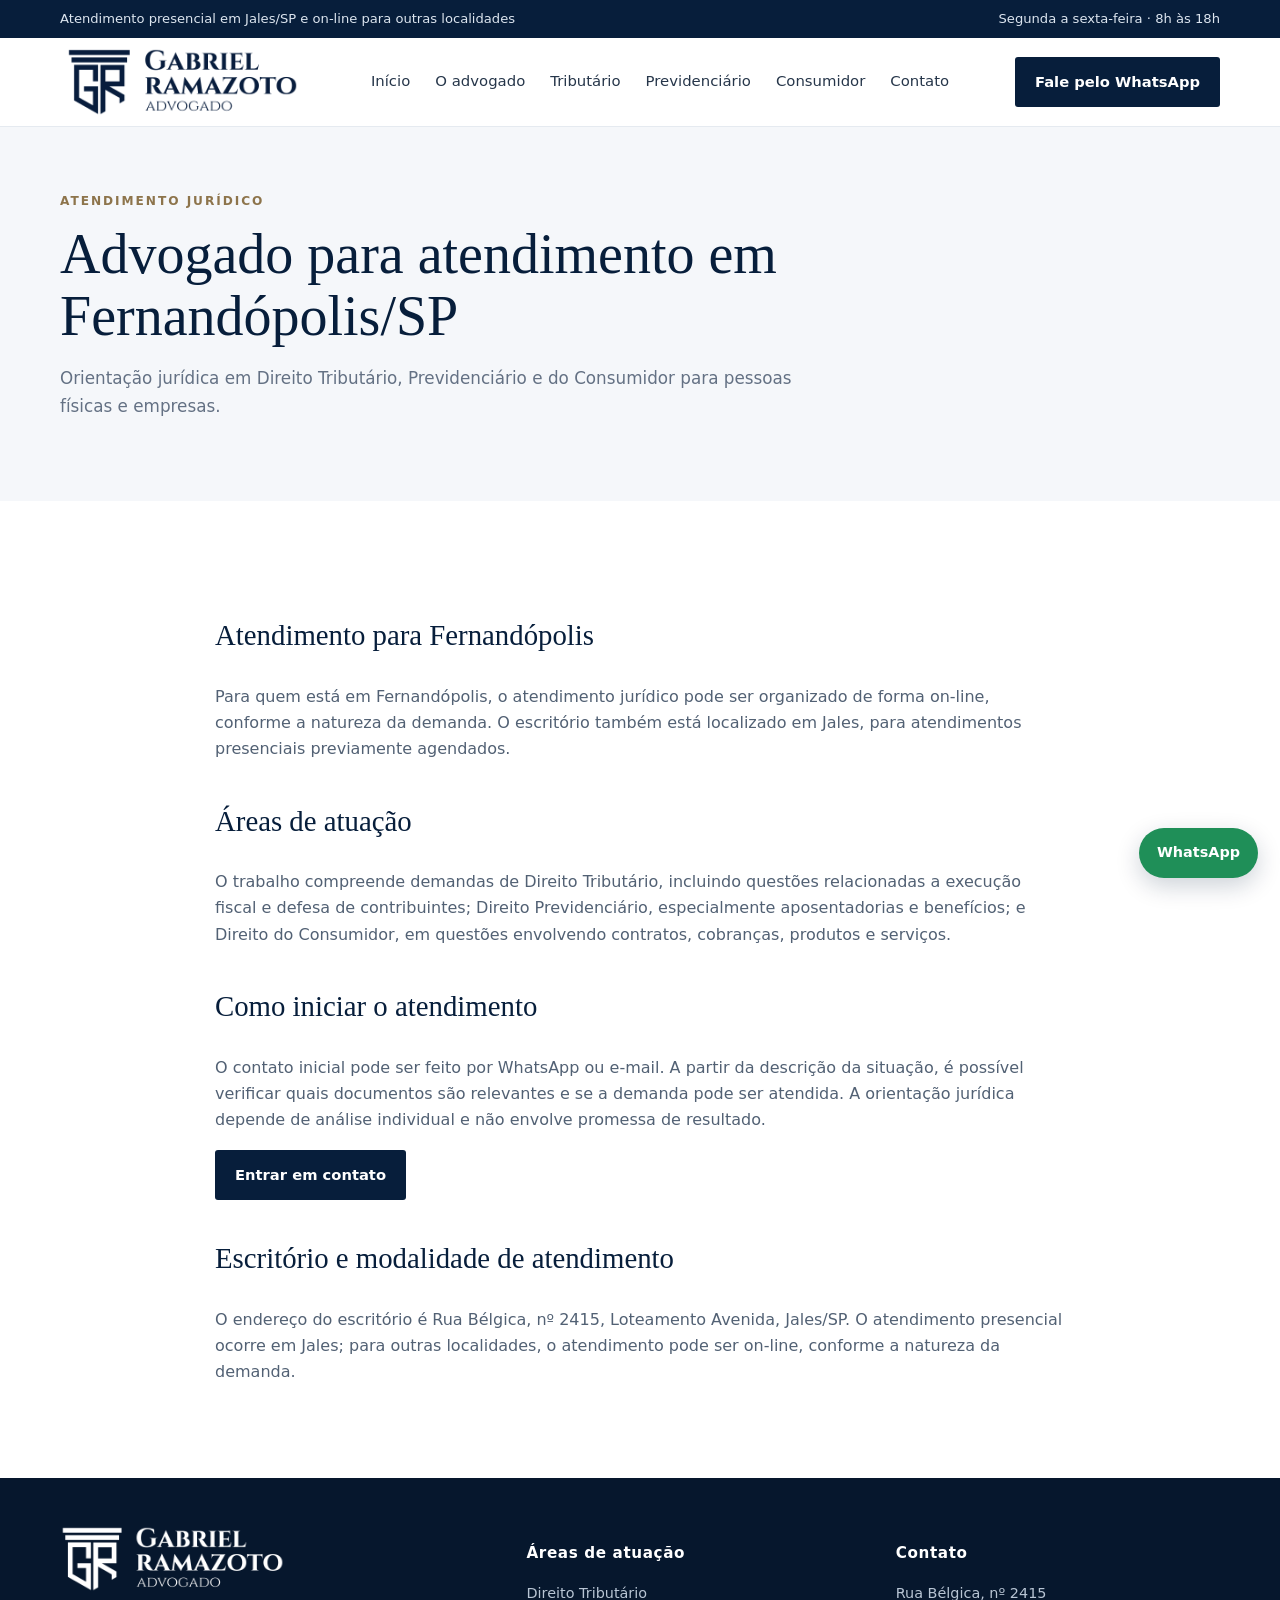
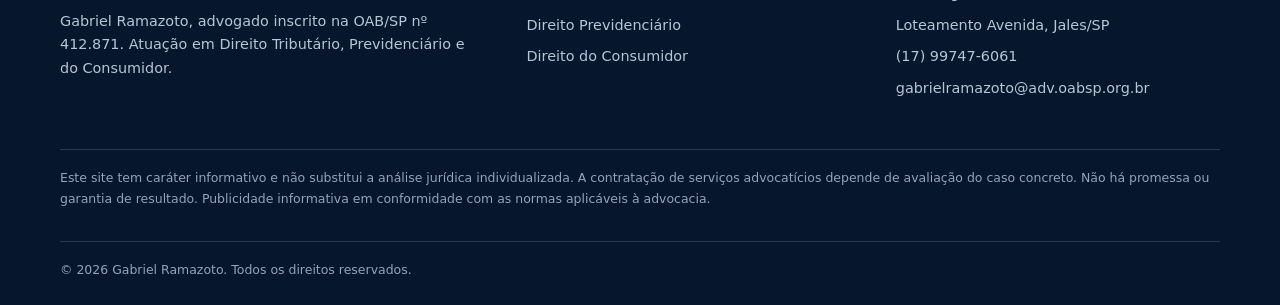
<file: cidades/fernandopolis.html>
<!doctype html><html lang="pt-BR"><head><base href="../"><meta charset="utf-8"><meta name="viewport" content="width=device-width, initial-scale=1">
<title>Advogado para Fernandópolis/SP | Gabriel Ramazoto</title><meta name="description" content="Atendimento jurídico on-line para Fernandópolis e presencial em Jales/SP. Direito Tributário, Previdenciário e do Consumidor."><meta name="theme-color" content="#071e3b"><link rel="icon" href="assets/favicon.png"><link rel="stylesheet" href="assets/style.css">
<meta property="og:type" content="website"><meta property="og:title" content="Advogado para Fernandópolis/SP | Gabriel Ramazoto"><meta property="og:description" content="Atendimento jurídico on-line para Fernandópolis e presencial em Jales/SP. Direito Tributário, Previdenciário e do Consumidor."></head><body><div class="topline"><div class="container"><span>Atendimento presencial em Jales/SP e on-line para outras localidades</span><span>Segunda a sexta-feira · 8h às 18h</span></div></div>
<header><div class="container nav"><a class="brand" href="index.html" aria-label="Gabriel Ramazoto Advocacia"><img src="assets/logo-azul.png" alt="Gabriel Ramazoto Advogado"></a>
<button class="menu-toggle" aria-expanded="false" aria-label="Abrir menu">Menu</button><nav class="navlinks" aria-label="Menu principal"><a href="index.html">Início</a><a href="sobre.html">O advogado</a><a href="direito-tributario.html">Tributário</a><a href="direito-previdenciario.html">Previdenciário</a><a href="direito-consumidor.html">Consumidor</a><a href="contato.html">Contato</a></nav><a class="nav-cta" href="https://wa.me/5517997476061" target="_blank" rel="noopener">Fale pelo WhatsApp</a></div></header><main><section class="page-hero"><div class="container"><div class="eyebrow">Atendimento jurídico</div><h1>Advogado para atendimento em Fernandópolis/SP</h1><p>Orientação jurídica em Direito Tributário, Previdenciário e do Consumidor para pessoas físicas e empresas.</p></div></section><section><div class="container content"><h2>Atendimento para Fernandópolis</h2><p>Para quem está em Fernandópolis, o atendimento jurídico pode ser organizado de forma on-line, conforme a natureza da demanda. O escritório também está localizado em Jales, para atendimentos presenciais previamente agendados.</p><h2>Áreas de atuação</h2><p>O trabalho compreende demandas de Direito Tributário, incluindo questões relacionadas a execução fiscal e defesa de contribuintes; Direito Previdenciário, especialmente aposentadorias e benefícios; e Direito do Consumidor, em questões envolvendo contratos, cobranças, produtos e serviços.</p><h2>Como iniciar o atendimento</h2><p>O contato inicial pode ser feito por WhatsApp ou e-mail. A partir da descrição da situação, é possível verificar quais documentos são relevantes e se a demanda pode ser atendida. A orientação jurídica depende de análise individual e não envolve promessa de resultado.</p><p><a class="btn" href="https://wa.me/5517997476061?text=Olá%2C%20estou%20em%20Fernandópolis%20e%20gostaria%20de%20informações%20sobre%20atendimento." target="_blank" rel="noopener">Entrar em contato</a></p><h2>Escritório e modalidade de atendimento</h2><p>O endereço do escritório é Rua Bélgica, nº 2415, Loteamento Avenida, Jales/SP. O atendimento presencial ocorre em Jales; para outras localidades, o atendimento pode ser on-line, conforme a natureza da demanda.</p></div></section></main><footer><div class="container"><div class="footer-grid">
<div><img class="footer-logo" src="assets/logo-branco.png" alt="Gabriel Ramazoto Advogado"><p>Gabriel Ramazoto, advogado inscrito na OAB/SP nº 412.871. Atuação em Direito Tributário, Previdenciário e do Consumidor.</p></div>
<div><h3>Áreas de atuação</h3><ul><li><a href="direito-tributario.html">Direito Tributário</a></li><li><a href="direito-previdenciario.html">Direito Previdenciário</a></li><li><a href="direito-consumidor.html">Direito do Consumidor</a></li></ul></div>
<div><h3>Contato</h3><ul><li>Rua Bélgica, nº 2415</li><li>Loteamento Avenida, Jales/SP</li><li><a href="tel:+5517997476061">(17) 99747-6061</a></li><li><a href="mailto:gabrielramazoto@adv.oabsp.org.br">gabrielramazoto@adv.oabsp.org.br</a></li></ul></div></div>
<div class="legal-note">Este site tem caráter informativo e não substitui a análise jurídica individualizada. A contratação de serviços advocatícios depende de avaliação do caso concreto. Não há promessa ou garantia de resultado. Publicidade informativa em conformidade com as normas aplicáveis à advocacia.</div>
<div class="legal-note">© <span id="year"></span> Gabriel Ramazoto. Todos os direitos reservados.</div></div></footer>
<a class="whatsapp-float" href="https://wa.me/5517997476061?text=Olá%2C%20gostaria%20de%20informações%20sobre%20atendimento%20jurídico." target="_blank" rel="noopener" aria-label="Conversar pelo WhatsApp">WhatsApp</a><script src="assets/site.js"></script><script>document.getElementById('year').textContent=new Date().getFullYear()</script></body></html>
</file>
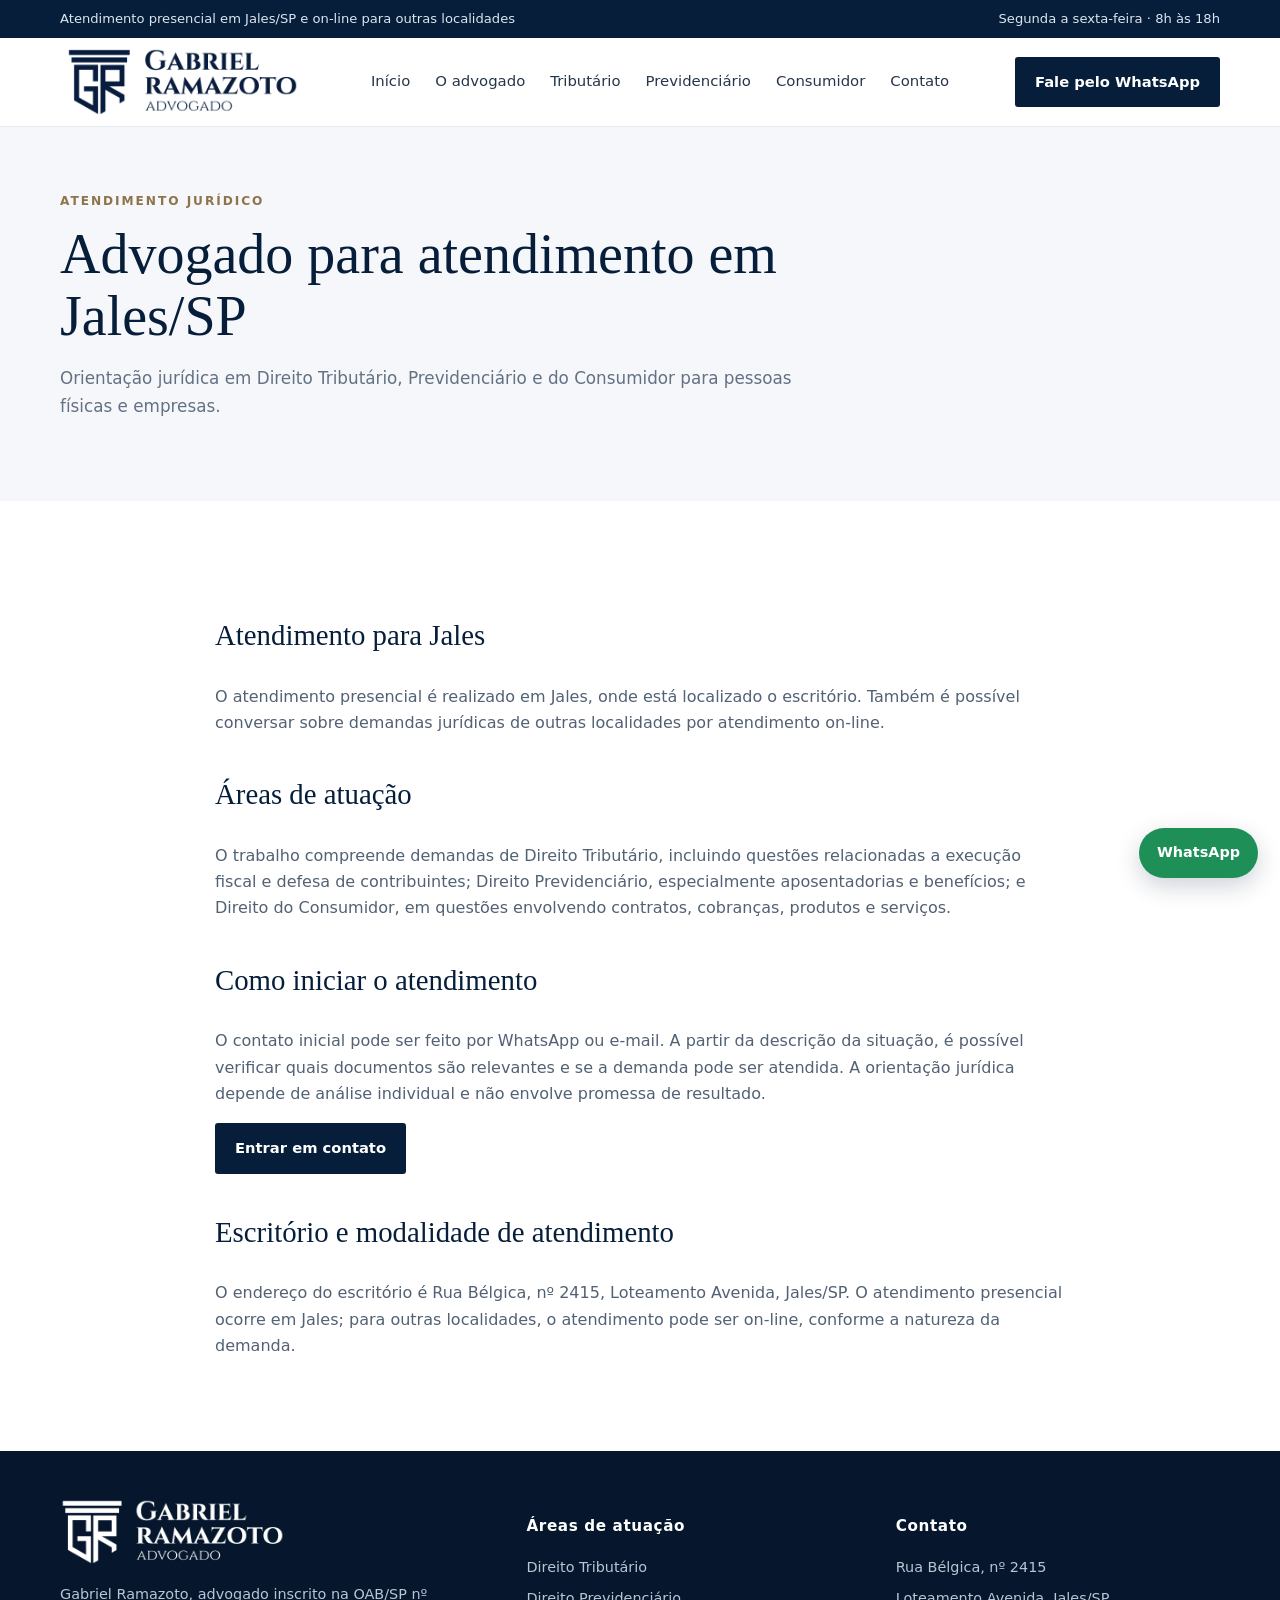
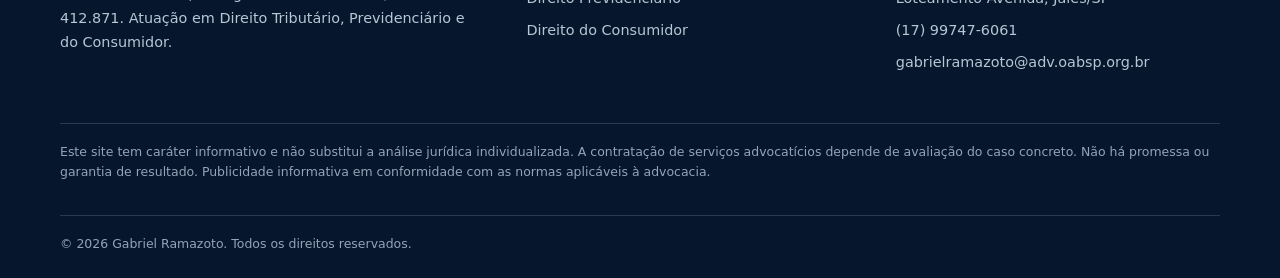
<file: cidades/jales.html>
<!doctype html><html lang="pt-BR"><head><base href="../"><meta charset="utf-8"><meta name="viewport" content="width=device-width, initial-scale=1">
<title>Advogado para Jales/SP | Gabriel Ramazoto</title><meta name="description" content="Atendimento jurídico on-line para Jales e presencial em Jales/SP. Direito Tributário, Previdenciário e do Consumidor."><meta name="theme-color" content="#071e3b"><link rel="icon" href="assets/favicon.png"><link rel="stylesheet" href="assets/style.css">
<meta property="og:type" content="website"><meta property="og:title" content="Advogado para Jales/SP | Gabriel Ramazoto"><meta property="og:description" content="Atendimento jurídico on-line para Jales e presencial em Jales/SP. Direito Tributário, Previdenciário e do Consumidor."></head><body><div class="topline"><div class="container"><span>Atendimento presencial em Jales/SP e on-line para outras localidades</span><span>Segunda a sexta-feira · 8h às 18h</span></div></div>
<header><div class="container nav"><a class="brand" href="index.html" aria-label="Gabriel Ramazoto Advocacia"><img src="assets/logo-azul.png" alt="Gabriel Ramazoto Advogado"></a>
<button class="menu-toggle" aria-expanded="false" aria-label="Abrir menu">Menu</button><nav class="navlinks" aria-label="Menu principal"><a href="index.html">Início</a><a href="sobre.html">O advogado</a><a href="direito-tributario.html">Tributário</a><a href="direito-previdenciario.html">Previdenciário</a><a href="direito-consumidor.html">Consumidor</a><a href="contato.html">Contato</a></nav><a class="nav-cta" href="https://wa.me/5517997476061" target="_blank" rel="noopener">Fale pelo WhatsApp</a></div></header><main><section class="page-hero"><div class="container"><div class="eyebrow">Atendimento jurídico</div><h1>Advogado para atendimento em Jales/SP</h1><p>Orientação jurídica em Direito Tributário, Previdenciário e do Consumidor para pessoas físicas e empresas.</p></div></section><section><div class="container content"><h2>Atendimento para Jales</h2><p>O atendimento presencial é realizado em Jales, onde está localizado o escritório. Também é possível conversar sobre demandas jurídicas de outras localidades por atendimento on-line.</p><h2>Áreas de atuação</h2><p>O trabalho compreende demandas de Direito Tributário, incluindo questões relacionadas a execução fiscal e defesa de contribuintes; Direito Previdenciário, especialmente aposentadorias e benefícios; e Direito do Consumidor, em questões envolvendo contratos, cobranças, produtos e serviços.</p><h2>Como iniciar o atendimento</h2><p>O contato inicial pode ser feito por WhatsApp ou e-mail. A partir da descrição da situação, é possível verificar quais documentos são relevantes e se a demanda pode ser atendida. A orientação jurídica depende de análise individual e não envolve promessa de resultado.</p><p><a class="btn" href="https://wa.me/5517997476061?text=Olá%2C%20estou%20em%20Jales%20e%20gostaria%20de%20informações%20sobre%20atendimento." target="_blank" rel="noopener">Entrar em contato</a></p><h2>Escritório e modalidade de atendimento</h2><p>O endereço do escritório é Rua Bélgica, nº 2415, Loteamento Avenida, Jales/SP. O atendimento presencial ocorre em Jales; para outras localidades, o atendimento pode ser on-line, conforme a natureza da demanda.</p></div></section></main><footer><div class="container"><div class="footer-grid">
<div><img class="footer-logo" src="assets/logo-branco.png" alt="Gabriel Ramazoto Advogado"><p>Gabriel Ramazoto, advogado inscrito na OAB/SP nº 412.871. Atuação em Direito Tributário, Previdenciário e do Consumidor.</p></div>
<div><h3>Áreas de atuação</h3><ul><li><a href="direito-tributario.html">Direito Tributário</a></li><li><a href="direito-previdenciario.html">Direito Previdenciário</a></li><li><a href="direito-consumidor.html">Direito do Consumidor</a></li></ul></div>
<div><h3>Contato</h3><ul><li>Rua Bélgica, nº 2415</li><li>Loteamento Avenida, Jales/SP</li><li><a href="tel:+5517997476061">(17) 99747-6061</a></li><li><a href="mailto:gabrielramazoto@adv.oabsp.org.br">gabrielramazoto@adv.oabsp.org.br</a></li></ul></div></div>
<div class="legal-note">Este site tem caráter informativo e não substitui a análise jurídica individualizada. A contratação de serviços advocatícios depende de avaliação do caso concreto. Não há promessa ou garantia de resultado. Publicidade informativa em conformidade com as normas aplicáveis à advocacia.</div>
<div class="legal-note">© <span id="year"></span> Gabriel Ramazoto. Todos os direitos reservados.</div></div></footer>
<a class="whatsapp-float" href="https://wa.me/5517997476061?text=Olá%2C%20gostaria%20de%20informações%20sobre%20atendimento%20jurídico." target="_blank" rel="noopener" aria-label="Conversar pelo WhatsApp">WhatsApp</a><script src="assets/site.js"></script><script>document.getElementById('year').textContent=new Date().getFullYear()</script></body></html>
</file>
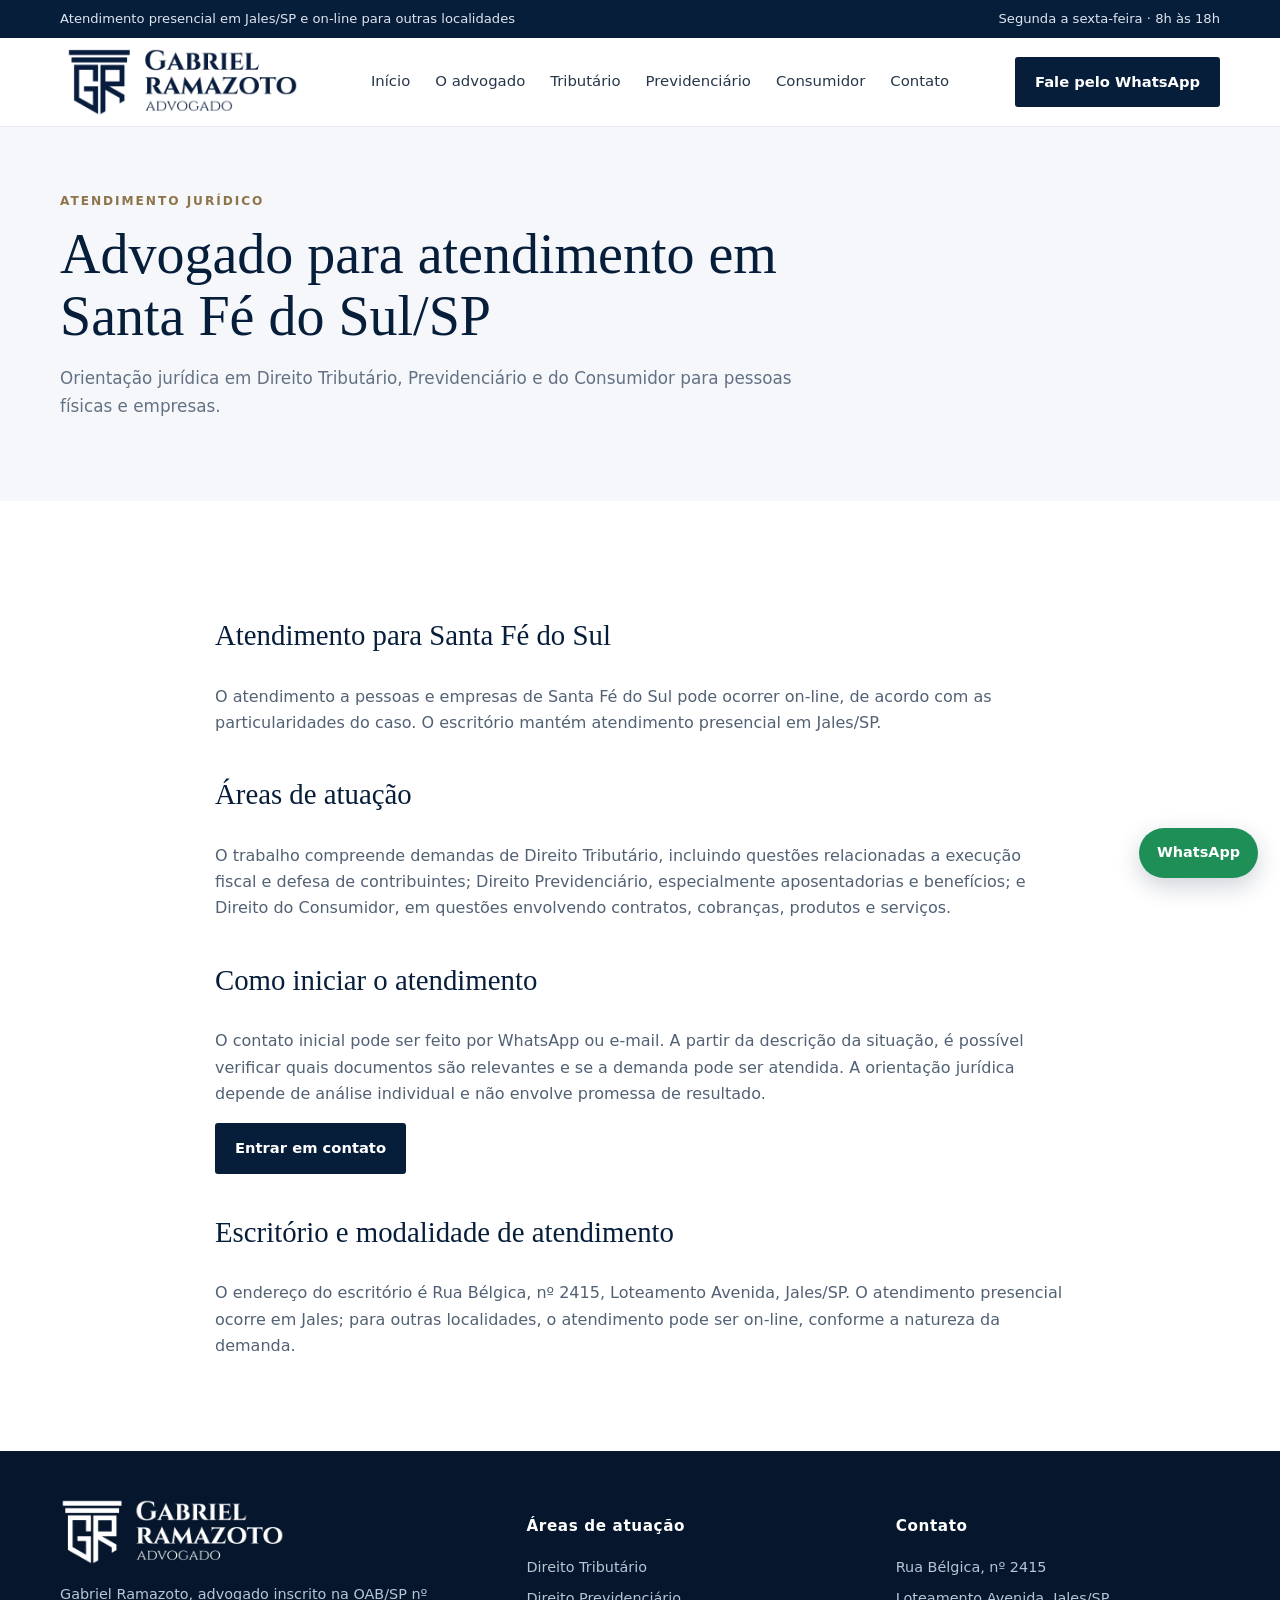
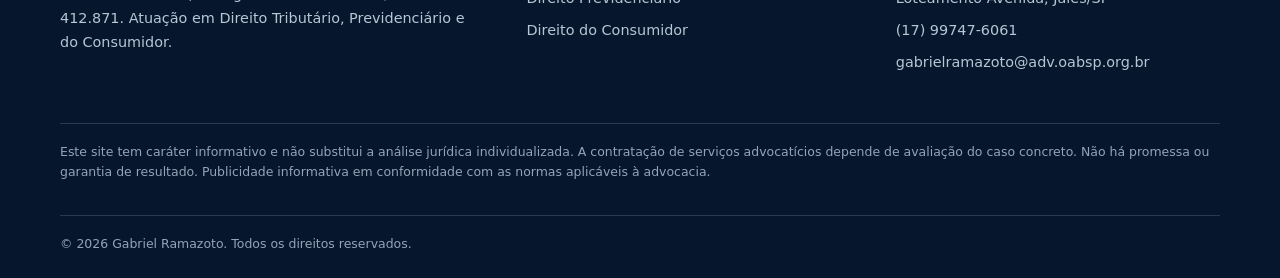
<file: cidades/santa-fe-do-sul.html>
<!doctype html><html lang="pt-BR"><head><base href="../"><meta charset="utf-8"><meta name="viewport" content="width=device-width, initial-scale=1">
<title>Advogado para Santa Fé do Sul/SP | Gabriel Ramazoto</title><meta name="description" content="Atendimento jurídico on-line para Santa Fé do Sul e presencial em Jales/SP. Direito Tributário, Previdenciário e do Consumidor."><meta name="theme-color" content="#071e3b"><link rel="icon" href="assets/favicon.png"><link rel="stylesheet" href="assets/style.css">
<meta property="og:type" content="website"><meta property="og:title" content="Advogado para Santa Fé do Sul/SP | Gabriel Ramazoto"><meta property="og:description" content="Atendimento jurídico on-line para Santa Fé do Sul e presencial em Jales/SP. Direito Tributário, Previdenciário e do Consumidor."></head><body><div class="topline"><div class="container"><span>Atendimento presencial em Jales/SP e on-line para outras localidades</span><span>Segunda a sexta-feira · 8h às 18h</span></div></div>
<header><div class="container nav"><a class="brand" href="index.html" aria-label="Gabriel Ramazoto Advocacia"><img src="assets/logo-azul.png" alt="Gabriel Ramazoto Advogado"></a>
<button class="menu-toggle" aria-expanded="false" aria-label="Abrir menu">Menu</button><nav class="navlinks" aria-label="Menu principal"><a href="index.html">Início</a><a href="sobre.html">O advogado</a><a href="direito-tributario.html">Tributário</a><a href="direito-previdenciario.html">Previdenciário</a><a href="direito-consumidor.html">Consumidor</a><a href="contato.html">Contato</a></nav><a class="nav-cta" href="https://wa.me/5517997476061" target="_blank" rel="noopener">Fale pelo WhatsApp</a></div></header><main><section class="page-hero"><div class="container"><div class="eyebrow">Atendimento jurídico</div><h1>Advogado para atendimento em Santa Fé do Sul/SP</h1><p>Orientação jurídica em Direito Tributário, Previdenciário e do Consumidor para pessoas físicas e empresas.</p></div></section><section><div class="container content"><h2>Atendimento para Santa Fé do Sul</h2><p>O atendimento a pessoas e empresas de Santa Fé do Sul pode ocorrer on-line, de acordo com as particularidades do caso. O escritório mantém atendimento presencial em Jales/SP.</p><h2>Áreas de atuação</h2><p>O trabalho compreende demandas de Direito Tributário, incluindo questões relacionadas a execução fiscal e defesa de contribuintes; Direito Previdenciário, especialmente aposentadorias e benefícios; e Direito do Consumidor, em questões envolvendo contratos, cobranças, produtos e serviços.</p><h2>Como iniciar o atendimento</h2><p>O contato inicial pode ser feito por WhatsApp ou e-mail. A partir da descrição da situação, é possível verificar quais documentos são relevantes e se a demanda pode ser atendida. A orientação jurídica depende de análise individual e não envolve promessa de resultado.</p><p><a class="btn" href="https://wa.me/5517997476061?text=Olá%2C%20estou%20em%20Santa%20Fé%20do%20Sul%20e%20gostaria%20de%20informações%20sobre%20atendimento." target="_blank" rel="noopener">Entrar em contato</a></p><h2>Escritório e modalidade de atendimento</h2><p>O endereço do escritório é Rua Bélgica, nº 2415, Loteamento Avenida, Jales/SP. O atendimento presencial ocorre em Jales; para outras localidades, o atendimento pode ser on-line, conforme a natureza da demanda.</p></div></section></main><footer><div class="container"><div class="footer-grid">
<div><img class="footer-logo" src="assets/logo-branco.png" alt="Gabriel Ramazoto Advogado"><p>Gabriel Ramazoto, advogado inscrito na OAB/SP nº 412.871. Atuação em Direito Tributário, Previdenciário e do Consumidor.</p></div>
<div><h3>Áreas de atuação</h3><ul><li><a href="direito-tributario.html">Direito Tributário</a></li><li><a href="direito-previdenciario.html">Direito Previdenciário</a></li><li><a href="direito-consumidor.html">Direito do Consumidor</a></li></ul></div>
<div><h3>Contato</h3><ul><li>Rua Bélgica, nº 2415</li><li>Loteamento Avenida, Jales/SP</li><li><a href="tel:+5517997476061">(17) 99747-6061</a></li><li><a href="mailto:gabrielramazoto@adv.oabsp.org.br">gabrielramazoto@adv.oabsp.org.br</a></li></ul></div></div>
<div class="legal-note">Este site tem caráter informativo e não substitui a análise jurídica individualizada. A contratação de serviços advocatícios depende de avaliação do caso concreto. Não há promessa ou garantia de resultado. Publicidade informativa em conformidade com as normas aplicáveis à advocacia.</div>
<div class="legal-note">© <span id="year"></span> Gabriel Ramazoto. Todos os direitos reservados.</div></div></footer>
<a class="whatsapp-float" href="https://wa.me/5517997476061?text=Olá%2C%20gostaria%20de%20informações%20sobre%20atendimento%20jurídico." target="_blank" rel="noopener" aria-label="Conversar pelo WhatsApp">WhatsApp</a><script src="assets/site.js"></script><script>document.getElementById('year').textContent=new Date().getFullYear()</script></body></html>
</file>
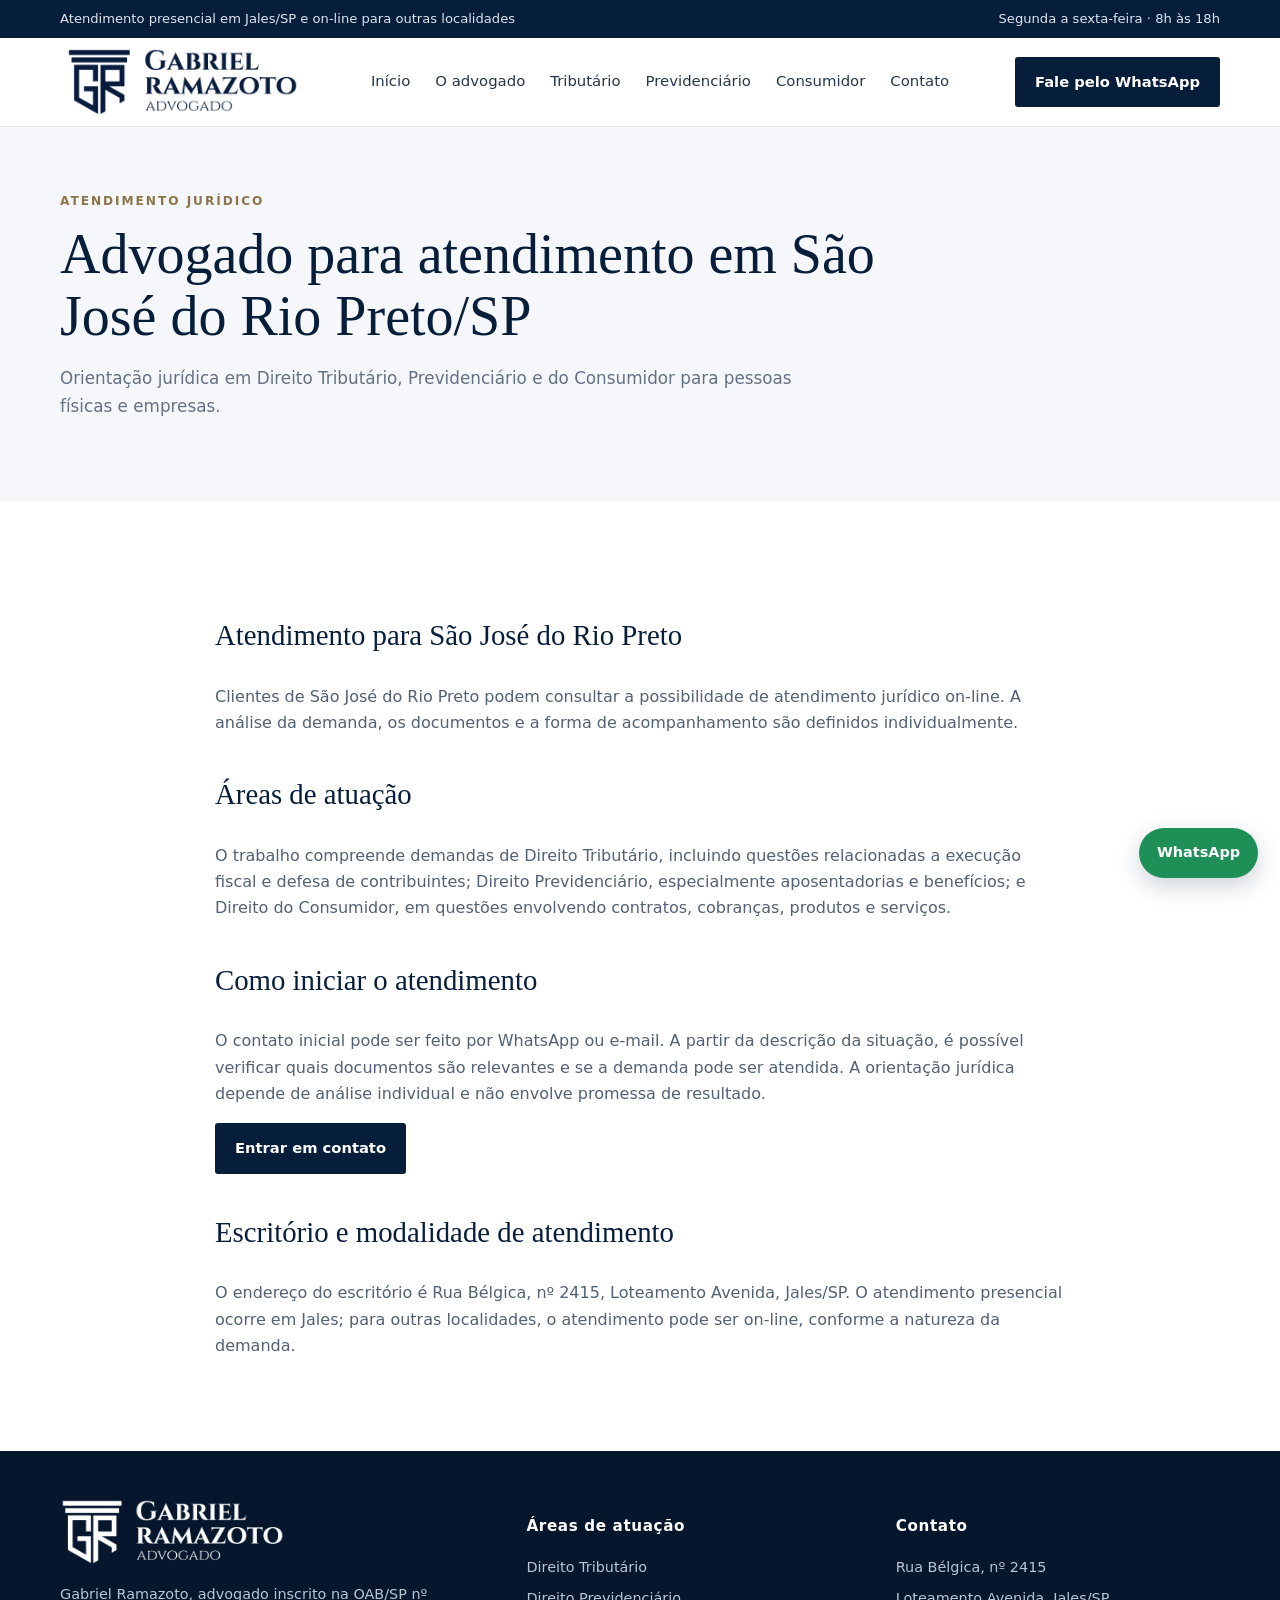
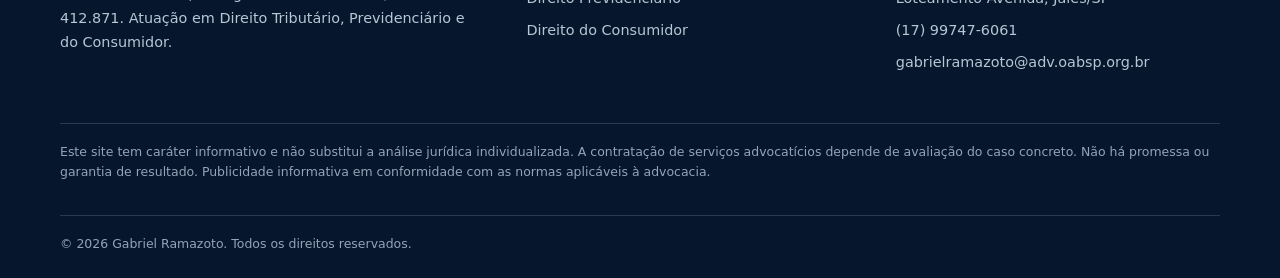
<file: cidades/sao-jose-do-rio-preto.html>
<!doctype html><html lang="pt-BR"><head><base href="../"><meta charset="utf-8"><meta name="viewport" content="width=device-width, initial-scale=1">
<title>Advogado para São José do Rio Preto/SP | Gabriel Ramazoto</title><meta name="description" content="Atendimento jurídico on-line para São José do Rio Preto e presencial em Jales/SP. Direito Tributário, Previdenciário e do Consumidor."><meta name="theme-color" content="#071e3b"><link rel="icon" href="assets/favicon.png"><link rel="stylesheet" href="assets/style.css">
<meta property="og:type" content="website"><meta property="og:title" content="Advogado para São José do Rio Preto/SP | Gabriel Ramazoto"><meta property="og:description" content="Atendimento jurídico on-line para São José do Rio Preto e presencial em Jales/SP. Direito Tributário, Previdenciário e do Consumidor."></head><body><div class="topline"><div class="container"><span>Atendimento presencial em Jales/SP e on-line para outras localidades</span><span>Segunda a sexta-feira · 8h às 18h</span></div></div>
<header><div class="container nav"><a class="brand" href="index.html" aria-label="Gabriel Ramazoto Advocacia"><img src="assets/logo-azul.png" alt="Gabriel Ramazoto Advogado"></a>
<button class="menu-toggle" aria-expanded="false" aria-label="Abrir menu">Menu</button><nav class="navlinks" aria-label="Menu principal"><a href="index.html">Início</a><a href="sobre.html">O advogado</a><a href="direito-tributario.html">Tributário</a><a href="direito-previdenciario.html">Previdenciário</a><a href="direito-consumidor.html">Consumidor</a><a href="contato.html">Contato</a></nav><a class="nav-cta" href="https://wa.me/5517997476061" target="_blank" rel="noopener">Fale pelo WhatsApp</a></div></header><main><section class="page-hero"><div class="container"><div class="eyebrow">Atendimento jurídico</div><h1>Advogado para atendimento em São José do Rio Preto/SP</h1><p>Orientação jurídica em Direito Tributário, Previdenciário e do Consumidor para pessoas físicas e empresas.</p></div></section><section><div class="container content"><h2>Atendimento para São José do Rio Preto</h2><p>Clientes de São José do Rio Preto podem consultar a possibilidade de atendimento jurídico on-line. A análise da demanda, os documentos e a forma de acompanhamento são definidos individualmente.</p><h2>Áreas de atuação</h2><p>O trabalho compreende demandas de Direito Tributário, incluindo questões relacionadas a execução fiscal e defesa de contribuintes; Direito Previdenciário, especialmente aposentadorias e benefícios; e Direito do Consumidor, em questões envolvendo contratos, cobranças, produtos e serviços.</p><h2>Como iniciar o atendimento</h2><p>O contato inicial pode ser feito por WhatsApp ou e-mail. A partir da descrição da situação, é possível verificar quais documentos são relevantes e se a demanda pode ser atendida. A orientação jurídica depende de análise individual e não envolve promessa de resultado.</p><p><a class="btn" href="https://wa.me/5517997476061?text=Olá%2C%20estou%20em%20São%20José%20do%20Rio%20Preto%20e%20gostaria%20de%20informações%20sobre%20atendimento." target="_blank" rel="noopener">Entrar em contato</a></p><h2>Escritório e modalidade de atendimento</h2><p>O endereço do escritório é Rua Bélgica, nº 2415, Loteamento Avenida, Jales/SP. O atendimento presencial ocorre em Jales; para outras localidades, o atendimento pode ser on-line, conforme a natureza da demanda.</p></div></section></main><footer><div class="container"><div class="footer-grid">
<div><img class="footer-logo" src="assets/logo-branco.png" alt="Gabriel Ramazoto Advogado"><p>Gabriel Ramazoto, advogado inscrito na OAB/SP nº 412.871. Atuação em Direito Tributário, Previdenciário e do Consumidor.</p></div>
<div><h3>Áreas de atuação</h3><ul><li><a href="direito-tributario.html">Direito Tributário</a></li><li><a href="direito-previdenciario.html">Direito Previdenciário</a></li><li><a href="direito-consumidor.html">Direito do Consumidor</a></li></ul></div>
<div><h3>Contato</h3><ul><li>Rua Bélgica, nº 2415</li><li>Loteamento Avenida, Jales/SP</li><li><a href="tel:+5517997476061">(17) 99747-6061</a></li><li><a href="mailto:gabrielramazoto@adv.oabsp.org.br">gabrielramazoto@adv.oabsp.org.br</a></li></ul></div></div>
<div class="legal-note">Este site tem caráter informativo e não substitui a análise jurídica individualizada. A contratação de serviços advocatícios depende de avaliação do caso concreto. Não há promessa ou garantia de resultado. Publicidade informativa em conformidade com as normas aplicáveis à advocacia.</div>
<div class="legal-note">© <span id="year"></span> Gabriel Ramazoto. Todos os direitos reservados.</div></div></footer>
<a class="whatsapp-float" href="https://wa.me/5517997476061?text=Olá%2C%20gostaria%20de%20informações%20sobre%20atendimento%20jurídico." target="_blank" rel="noopener" aria-label="Conversar pelo WhatsApp">WhatsApp</a><script src="assets/site.js"></script><script>document.getElementById('year').textContent=new Date().getFullYear()</script></body></html>
</file>
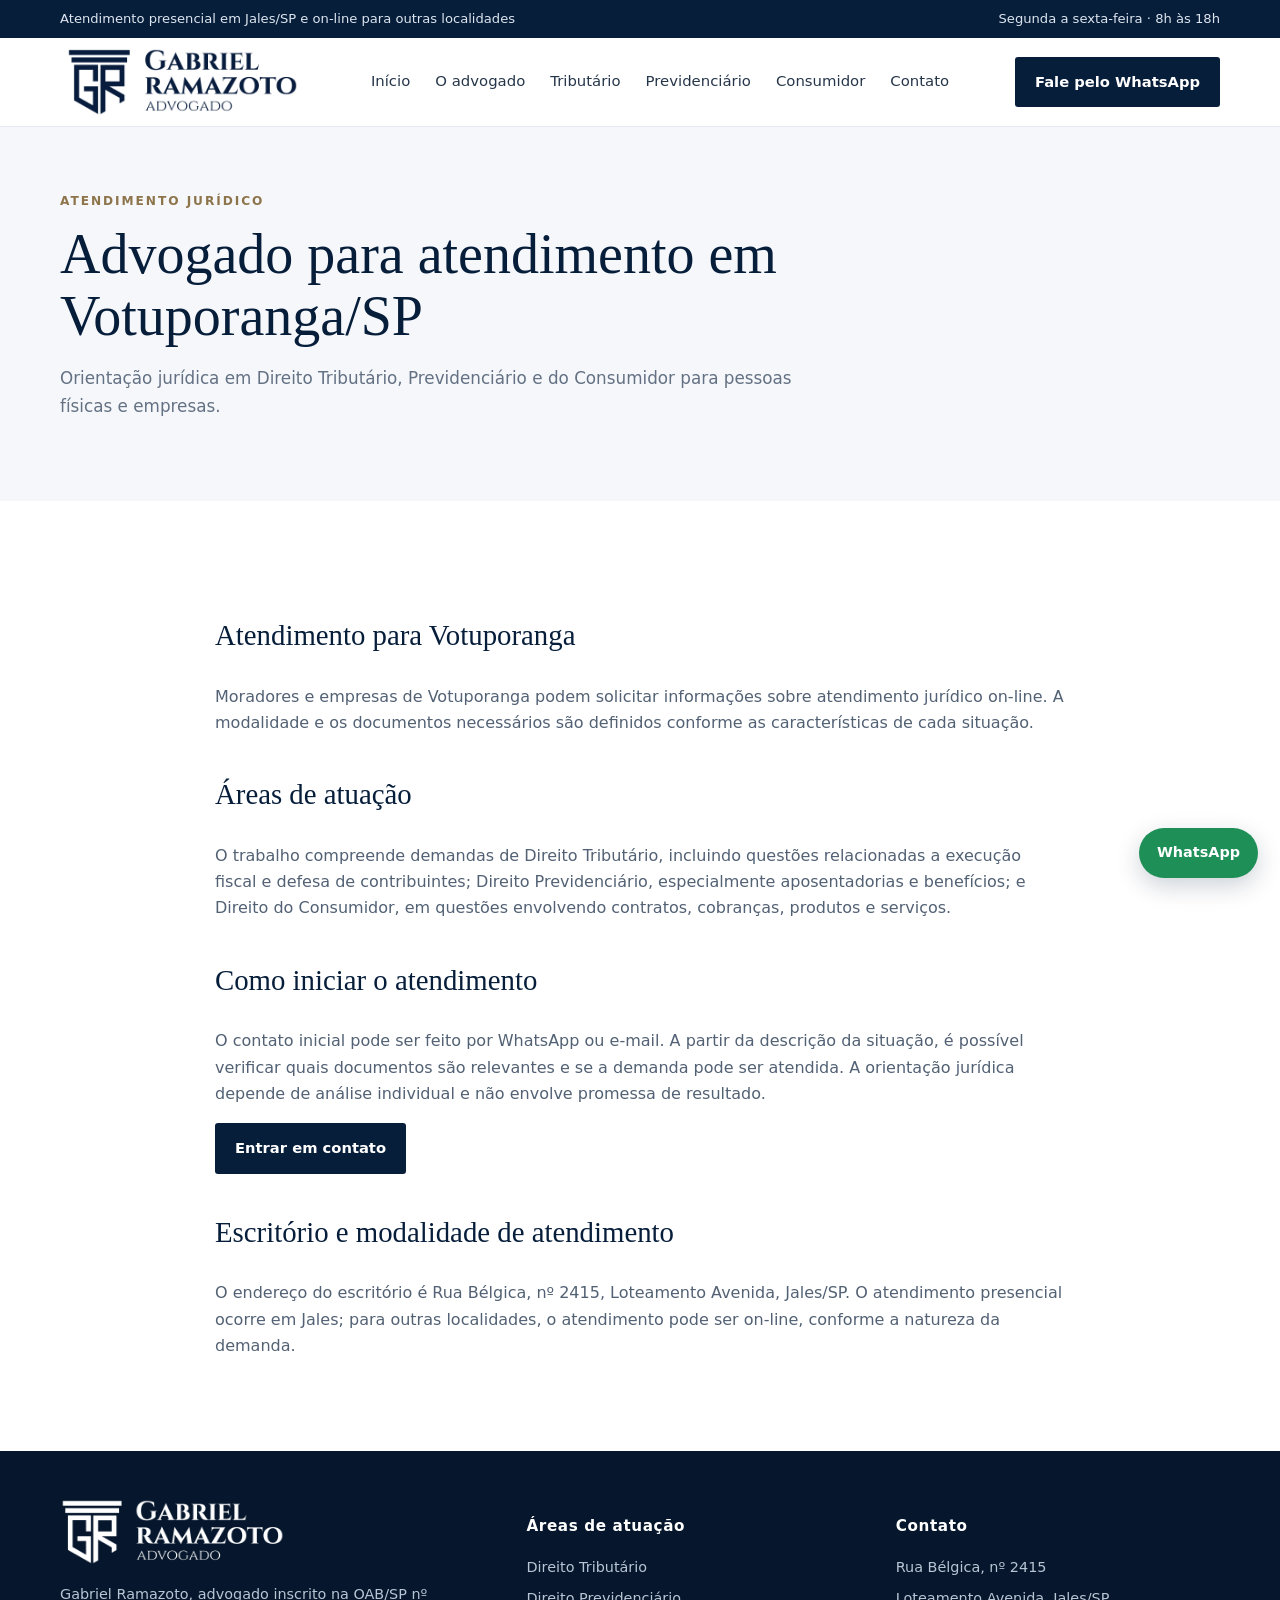
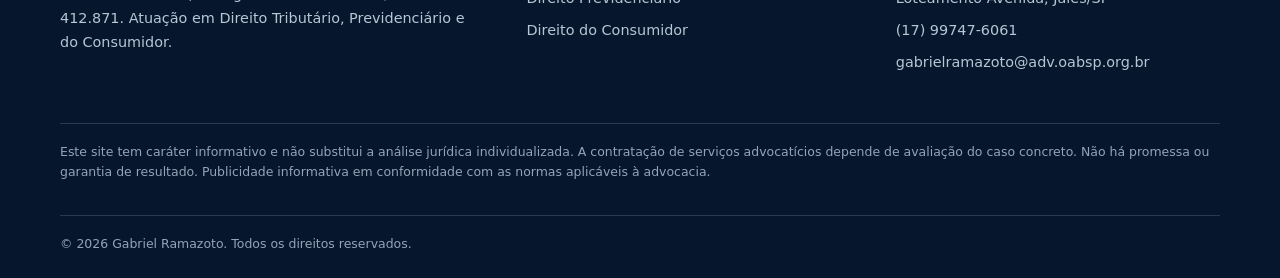
<file: cidades/votuporanga.html>
<!doctype html><html lang="pt-BR"><head><base href="../"><meta charset="utf-8"><meta name="viewport" content="width=device-width, initial-scale=1">
<title>Advogado para Votuporanga/SP | Gabriel Ramazoto</title><meta name="description" content="Atendimento jurídico on-line para Votuporanga e presencial em Jales/SP. Direito Tributário, Previdenciário e do Consumidor."><meta name="theme-color" content="#071e3b"><link rel="icon" href="assets/favicon.png"><link rel="stylesheet" href="assets/style.css">
<meta property="og:type" content="website"><meta property="og:title" content="Advogado para Votuporanga/SP | Gabriel Ramazoto"><meta property="og:description" content="Atendimento jurídico on-line para Votuporanga e presencial em Jales/SP. Direito Tributário, Previdenciário e do Consumidor."></head><body><div class="topline"><div class="container"><span>Atendimento presencial em Jales/SP e on-line para outras localidades</span><span>Segunda a sexta-feira · 8h às 18h</span></div></div>
<header><div class="container nav"><a class="brand" href="index.html" aria-label="Gabriel Ramazoto Advocacia"><img src="assets/logo-azul.png" alt="Gabriel Ramazoto Advogado"></a>
<button class="menu-toggle" aria-expanded="false" aria-label="Abrir menu">Menu</button><nav class="navlinks" aria-label="Menu principal"><a href="index.html">Início</a><a href="sobre.html">O advogado</a><a href="direito-tributario.html">Tributário</a><a href="direito-previdenciario.html">Previdenciário</a><a href="direito-consumidor.html">Consumidor</a><a href="contato.html">Contato</a></nav><a class="nav-cta" href="https://wa.me/5517997476061" target="_blank" rel="noopener">Fale pelo WhatsApp</a></div></header><main><section class="page-hero"><div class="container"><div class="eyebrow">Atendimento jurídico</div><h1>Advogado para atendimento em Votuporanga/SP</h1><p>Orientação jurídica em Direito Tributário, Previdenciário e do Consumidor para pessoas físicas e empresas.</p></div></section><section><div class="container content"><h2>Atendimento para Votuporanga</h2><p>Moradores e empresas de Votuporanga podem solicitar informações sobre atendimento jurídico on-line. A modalidade e os documentos necessários são definidos conforme as características de cada situação.</p><h2>Áreas de atuação</h2><p>O trabalho compreende demandas de Direito Tributário, incluindo questões relacionadas a execução fiscal e defesa de contribuintes; Direito Previdenciário, especialmente aposentadorias e benefícios; e Direito do Consumidor, em questões envolvendo contratos, cobranças, produtos e serviços.</p><h2>Como iniciar o atendimento</h2><p>O contato inicial pode ser feito por WhatsApp ou e-mail. A partir da descrição da situação, é possível verificar quais documentos são relevantes e se a demanda pode ser atendida. A orientação jurídica depende de análise individual e não envolve promessa de resultado.</p><p><a class="btn" href="https://wa.me/5517997476061?text=Olá%2C%20estou%20em%20Votuporanga%20e%20gostaria%20de%20informações%20sobre%20atendimento." target="_blank" rel="noopener">Entrar em contato</a></p><h2>Escritório e modalidade de atendimento</h2><p>O endereço do escritório é Rua Bélgica, nº 2415, Loteamento Avenida, Jales/SP. O atendimento presencial ocorre em Jales; para outras localidades, o atendimento pode ser on-line, conforme a natureza da demanda.</p></div></section></main><footer><div class="container"><div class="footer-grid">
<div><img class="footer-logo" src="assets/logo-branco.png" alt="Gabriel Ramazoto Advogado"><p>Gabriel Ramazoto, advogado inscrito na OAB/SP nº 412.871. Atuação em Direito Tributário, Previdenciário e do Consumidor.</p></div>
<div><h3>Áreas de atuação</h3><ul><li><a href="direito-tributario.html">Direito Tributário</a></li><li><a href="direito-previdenciario.html">Direito Previdenciário</a></li><li><a href="direito-consumidor.html">Direito do Consumidor</a></li></ul></div>
<div><h3>Contato</h3><ul><li>Rua Bélgica, nº 2415</li><li>Loteamento Avenida, Jales/SP</li><li><a href="tel:+5517997476061">(17) 99747-6061</a></li><li><a href="mailto:gabrielramazoto@adv.oabsp.org.br">gabrielramazoto@adv.oabsp.org.br</a></li></ul></div></div>
<div class="legal-note">Este site tem caráter informativo e não substitui a análise jurídica individualizada. A contratação de serviços advocatícios depende de avaliação do caso concreto. Não há promessa ou garantia de resultado. Publicidade informativa em conformidade com as normas aplicáveis à advocacia.</div>
<div class="legal-note">© <span id="year"></span> Gabriel Ramazoto. Todos os direitos reservados.</div></div></footer>
<a class="whatsapp-float" href="https://wa.me/5517997476061?text=Olá%2C%20gostaria%20de%20informações%20sobre%20atendimento%20jurídico." target="_blank" rel="noopener" aria-label="Conversar pelo WhatsApp">WhatsApp</a><script src="assets/site.js"></script><script>document.getElementById('year').textContent=new Date().getFullYear()</script></body></html>
</file>
<file: assets/style.css>
:root{--navy:#071e3b;--navy2:#0c2b50;--ink:#182333;--muted:#647184;--line:#e5eaf0;--paper:#fff;--soft:#f5f7fa;--gold:#b79a68;--max:1160px}
*{box-sizing:border-box}html{scroll-behavior:smooth}body{margin:0;font-family:Inter,ui-sans-serif,system-ui,-apple-system,"Segoe UI",Arial,sans-serif;color:var(--ink);line-height:1.65;background:#fff}a{color:inherit;text-decoration:none}img{max-width:100%;display:block}.container{width:min(var(--max),calc(100% - 40px));margin:auto}
.topline{background:var(--navy);color:#dce5ef;font-size:.82rem;padding:8px 0}.topline .container{display:flex;justify-content:space-between;gap:16px;flex-wrap:wrap}
header{background:#fff;border-bottom:1px solid var(--line);position:sticky;top:0;z-index:20}.nav{min-height:88px;display:flex;align-items:center;justify-content:space-between;gap:24px}.brand img{width:245px;height:auto;max-height:68px;object-fit:contain}.navlinks{display:flex;align-items:center;gap:25px;font-size:.93rem;color:#26364a}.navlinks a:hover{color:var(--gold)}.nav-cta,.btn{display:inline-flex;align-items:center;justify-content:center;background:var(--navy);color:#fff;padding:13px 20px;border-radius:3px;font-weight:600;font-size:.92rem;transition:.2s}.nav-cta:hover,.btn:hover{background:var(--navy2);transform:translateY(-1px)}.menu-toggle{display:none;background:none;border:1px solid var(--line);padding:9px 12px;border-radius:4px;color:var(--navy)}
.hero{background:linear-gradient(115deg,#f5f7fa 0%,#fff 65%);padding:72px 0 66px;overflow:hidden}.hero-grid{display:grid;grid-template-columns:1.05fr .95fr;align-items:center;gap:58px}.eyebrow{color:#8d744b;text-transform:uppercase;letter-spacing:.16em;font-size:.76rem;font-weight:700}.hero h1{font-family:Georgia,serif;color:var(--navy);font-size:clamp(2.45rem,5vw,4.35rem);line-height:1.08;font-weight:500;letter-spacing:-.035em;margin:16px 0 22px}.hero p{font-size:1.08rem;color:#526174;max-width:600px}.hero-actions{display:flex;gap:13px;flex-wrap:wrap;margin-top:28px}.btn-outline{background:transparent;color:var(--navy);border:1px solid #b9c4d0}.hero-photo{position:relative;max-width:470px;justify-self:end}.hero-photo:before{content:"";position:absolute;inset:22px -20px -20px 22px;border:1px solid #c9d1da;z-index:0}.hero-photo img{position:relative;z-index:1;width:100%;aspect-ratio:4/5;object-fit:cover;object-position:center 30%;border-radius:2px}
.trustbar{background:var(--navy);color:#fff;padding:20px 0}.trust-grid{display:grid;grid-template-columns:repeat(3,1fr);gap:20px;text-align:center}.trust-grid strong{display:block;font-family:Georgia,serif;font-size:1.15rem;font-weight:500}.trust-grid span{font-size:.84rem;color:#c6d2df}
section{padding:76px 0}.section-head{max-width:720px;margin-bottom:38px}.section-head h2,.split h2,.contact-panel h2{font-family:Georgia,serif;font-size:clamp(2rem,3.5vw,2.9rem);font-weight:500;line-height:1.15;color:var(--navy);margin:10px 0 15px}.section-head p{color:var(--muted);font-size:1.02rem}.cards{display:grid;grid-template-columns:repeat(3,1fr);gap:20px}.service-card{border:1px solid var(--line);padding:28px 25px;background:#fff;min-height:240px;transition:.2s}.service-card:hover{border-color:#b8a17c;transform:translateY(-3px)}.service-number{font-family:Georgia,serif;color:var(--gold);font-size:1.1rem}.service-card h3{color:var(--navy);font-family:Georgia,serif;font-size:1.45rem;font-weight:500;margin:12px 0}.service-card p{color:var(--muted);font-size:.94rem}.text-link{display:inline-block;color:var(--navy);font-weight:700;font-size:.9rem;margin-top:12px;border-bottom:1px solid var(--gold);padding-bottom:3px}
.soft-section{background:var(--soft)}.split{display:grid;grid-template-columns:1fr 1fr;gap:64px;align-items:center}.split-photo img{width:100%;max-height:560px;object-fit:cover;object-position:center 25%}.split p{color:#5d6a7b}.credentials{list-style:none;padding:0;margin:24px 0}.credentials li{padding:10px 0 10px 25px;border-bottom:1px solid var(--line);position:relative}.credentials li:before{content:"—";position:absolute;left:0;color:var(--gold)}
.location-grid{display:grid;grid-template-columns:1fr 1fr;gap:45px}.location-card{background:var(--navy);color:#fff;padding:34px}.location-card h3{font-family:Georgia,serif;font-size:1.6rem;font-weight:500;margin:0 0 12px}.location-card p{color:#d2dce7}.location-card a{color:#fff;text-decoration:underline;text-decoration-color:var(--gold);text-underline-offset:4px}.cities{display:flex;gap:10px;flex-wrap:wrap;margin-top:22px}.cities a{padding:8px 12px;border:1px solid var(--line);font-size:.88rem;color:#3e4b5c}.cities a:hover{border-color:var(--gold);color:var(--navy)}
.contact-band{background:#f4f6f8}.contact-panel{display:flex;align-items:center;justify-content:space-between;gap:30px}.contact-panel p{color:var(--muted);max-width:650px}.contact-panel h2{margin-bottom:8px}
footer{background:#06172d;color:#dbe3ed;padding:48px 0 24px}.footer-grid{display:grid;grid-template-columns:1.3fr 1fr 1fr;gap:45px}.footer-logo{width:225px;margin-bottom:18px}.footer-grid p,.footer-grid li{font-size:.9rem;color:#b8c5d4}.footer-grid h3{color:#fff;font-size:.95rem;letter-spacing:.04em}.footer-grid ul{list-style:none;padding:0}.footer-grid li{margin:8px 0}.legal-note{border-top:1px solid #263a53;margin-top:32px;padding-top:18px;font-size:.78rem;color:#93a4b8}
.page-hero{background:var(--soft);padding:64px 0}.page-hero h1{font-family:Georgia,serif;color:var(--navy);font-weight:500;font-size:clamp(2.3rem,4.5vw,3.5rem);line-height:1.12;max-width:850px;margin:12px 0}.page-hero p{max-width:760px;color:var(--muted);font-size:1.05rem}.content{max-width:850px}.content h2{font-family:Georgia,serif;color:var(--navy);font-weight:500;font-size:1.8rem;margin-top:35px}.content p,.content li{color:#526174}.content ul{padding-left:22px}.faq{border-top:1px solid var(--line);padding:18px 0}.faq h3{color:var(--navy);font-size:1.05rem;margin:0 0 7px}.faq p{margin:0;color:var(--muted)}
.whatsapp-float{position:fixed;right:22px;bottom:22px;z-index:30;background:#1f8f58;color:#fff;border-radius:50px;padding:13px 18px;box-shadow:0 8px 24px #071e3b33;font-weight:700;font-size:.9rem}.whatsapp-float:hover{background:#187849}
@media(max-width:850px){.navlinks{display:none;position:absolute;left:0;right:0;top:88px;background:#fff;padding:20px;flex-direction:column;align-items:stretch;border-bottom:1px solid var(--line);gap:15px}.navlinks.open{display:flex}.menu-toggle{display:block}.nav-cta{display:none}.hero-grid,.split,.location-grid{grid-template-columns:1fr}.hero{padding:50px 0}.hero-photo{justify-self:center;width:min(82%,420px);margin:12px auto 15px}.cards{grid-template-columns:1fr}.trust-grid{grid-template-columns:1fr;gap:12px}.footer-grid{grid-template-columns:1fr 1fr}.contact-panel{display:block}.contact-panel .btn{margin-top:12px}}
@media(max-width:560px){.container{width:min(var(--max),calc(100% - 30px))}.topline .container{justify-content:center;text-align:center}.nav{min-height:76px}.brand img{width:205px}.navlinks{top:76px}.hero h1{font-size:2.55rem}.hero-photo{width:88%}section{padding:56px 0}.footer-grid{grid-template-columns:1fr}.whatsapp-float{right:13px;bottom:13px;padding:11px 14px}}
</file>
